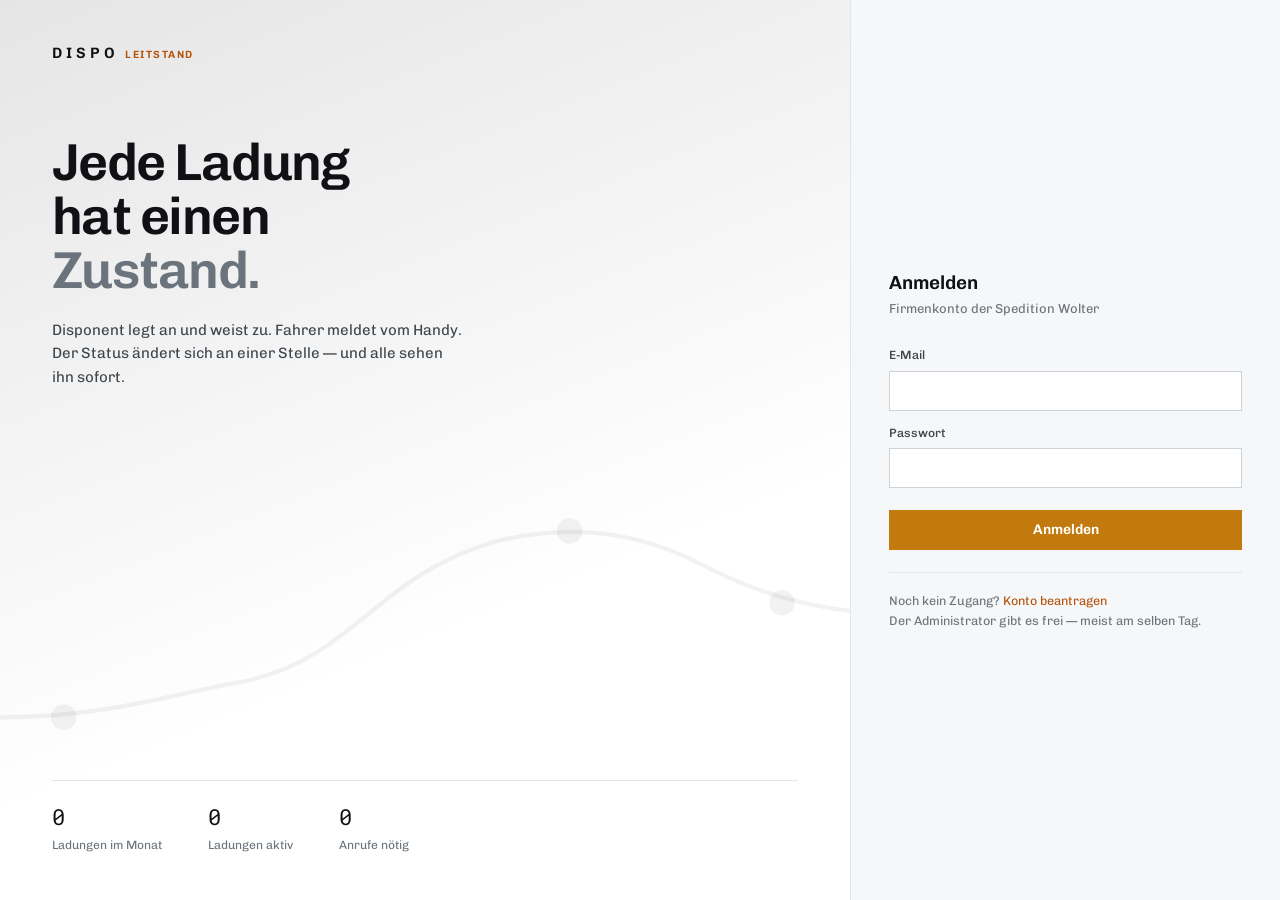
<file: frontend/index.html>
<!DOCTYPE html>
<html lang="de">

<head>
    <meta charset="UTF-8">
    <meta name="viewport" content="width=device-width, initial-scale=1.0">
    <title>Dispo</title>
    <link rel="preconnect" href="https://fonts.googleapis.com">
    <link rel="preconnect" href="https://fonts.gstatic.com" crossorigin>
    <link
        href="https://fonts.googleapis.com/css2?family=Chivo:ital,wght@0,100..900;1,100..900&family=Roboto+Mono:wght@400;500&display=swap"
        rel="stylesheet">
    <link rel="stylesheet" href="styles/reset.css">
    <link rel="stylesheet" href="styles/style.css">

    <script src="js/login.js" type="module"></script>
</head>

<body>
    <main class="auth-page">
        <section class="hero">
            <svg class="sil" viewBox="0 0 400 120" fill="none" aria-hidden="true">
                <path class="route"
                    d="M-10 101.38 C 48 102.53, 74 91.00, 116 81.96 C 168 68.90, 176 32.45, 232 17.03 C 268 9.14, 300 14.00, 330 29.76 C 356 42.77, 380 48.98, 410 50.23"
                    stroke="currentColor" stroke-width="2" stroke-linecap="round">
                    <animate attributeName="d" dur="12s" repeatCount="indefinite"
                        values="M-10 101.38 C 48 102.53, 74 91.00, 116 81.96 C 168 68.90, 176 32.45, 232 17.03 C 268 9.14, 300 14.00, 330 29.76 C 356 42.77, 380 48.98, 410 50.23;
                            M-10 99.48 C 48 100.65, 74 90.08, 116 82.99 C 168 71.19, 176 34.72, 232 17.59 C 268 8.02, 300 11.88, 330 27.53 C 356 41.13, 380 48.33, 410 51.00;
                            M-10 99.07 C 48 98.39, 74 87.94, 116 82.27 C 168 72.79, 176 36.57, 232 19.56 C 268 8.65, 300 11.00, 330 25.57 C 356 38.84, 380 46.31, 410 50.01;
                            M-10 100.37 C 48 97.07, 74 85.83, 116 80.22 C 168 72.75, 176 36.91, 232 21.79 C 268 10.66, 300 11.88, 330 25.04 C 356 37.22, 380 44.11, 410 47.84;
                            M-10 102.62 C 48 97.47, 74 85.00, 116 78.04 C 168 71.10, 176 35.55, 232 22.97 C 268 12.86, 300 14.00, 330 26.24 C 356 37.23, 380 43.02, 410 45.77;
                            M-10 104.52 C 48 99.35, 74 85.92, 116 77.01 C 168 68.81, 176 33.28, 232 22.41 C 268 13.98, 300 16.12, 330 28.47 C 356 38.87, 380 43.67, 410 45.00;
                            M-10 104.93 C 48 101.61, 74 88.06, 116 77.73 C 168 67.21, 176 31.43, 232 20.44 C 268 13.35, 300 17.00, 330 30.43 C 356 41.16, 380 45.69, 410 45.99;
                            M-10 103.63 C 48 102.93, 74 90.17, 116 79.78 C 168 67.25, 176 31.09, 232 18.21 C 268 11.34, 300 16.12, 330 30.96 C 356 42.78, 380 47.89, 410 48.16;
                            M-10 101.38 C 48 102.53, 74 91.00, 116 81.96 C 168 68.90, 176 32.45, 232 17.03 C 268 9.14, 300 14.00, 330 29.76 C 356 42.77, 380 48.98, 410 50.23" />
                </path>
                <circle class="dot dot-1" cx="30" cy="101.76" r="6" fill="currentColor">
                    <animate attributeName="cy" dur="12s" repeatCount="indefinite"
                        values="101.76;99.53;97.57;97.04;98.24;100.47;102.43;102.96;101.76" />
                </circle>
                <circle class="dot dot-2" cx="268" cy="13.14" r="6" fill="currentColor">
                    <animate attributeName="cy" dur="12s" repeatCount="indefinite"
                        values="13.14;12.02;12.65;14.66;16.86;17.98;17.35;15.34;13.14" />
                </circle>
                <circle class="dot dot-3" cx="368" cy="46.97" r="6" fill="currentColor">
                    <animate attributeName="cy" dur="12s" repeatCount="indefinite"
                        values="46.97;45.79;43.56;41.59;41.03;42.21;44.44;46.41;46.97" />
                </circle>
            </svg>
            <div class="logo">DISPO <span class="logo-accent">LEITSTAND</span></div>
            <h1>Jede Ladung<br>hat einen<br><span class="h1-accent">Zustand.</span></h1>
            <p class="hero-lead">Disponent legt an und weist zu. Fahrer meldet vom Handy. Der Status ändert sich
                an einer Stelle
                — und alle sehen ihn sofort.</p>

            <ul class="hero-list">
                <li class="hero-list-stat">
                    <span class="stat-value mono">0</span>
                    <span class="stat-text">Ladungen im Monat</span>
                </li>
                <li class="hero-list-stat">
                    <span class="stat-value mono">0</span>
                    <span class="stat-text">Ladungen aktiv</span>
                </li>
                <li class="hero-list-stat">
                    <span class="stat-value mono">0</span>
                    <span class="stat-text">Anrufe nötig</span>
                </li>
            </ul>
        </section>

        <section class="login-section">
            <div class="form-section">
                <h2>Anmelden</h2>
                <p class="form-section-text-konto">Firmenkonto der Spedition Wolter</p>
                <form action="">
                    <label for="email">E-Mail</label>
                    <input id="email" name="email" type="email" autocomplete="email" required>
                    <label for="password">Passwort</label>
                    <input id="password" name="password" type="password" autocomplete="current-password" required>
                    <button class="submit-button" type="submit">Anmelden</button>
                </form>

                <div class="login-error-block" role="alert" hidden></div>

                <p class="form-section-text-registration-suggestion">Noch kein Zugang? <a
                        class="registration-suggestion-link" href="register.html">Konto
                        beantragen</a><br>Der Administrator gibt es frei — meist am
                    selben Tag.</p>

            </div>
        </section>
    </main>
</body>

</html>
</file>
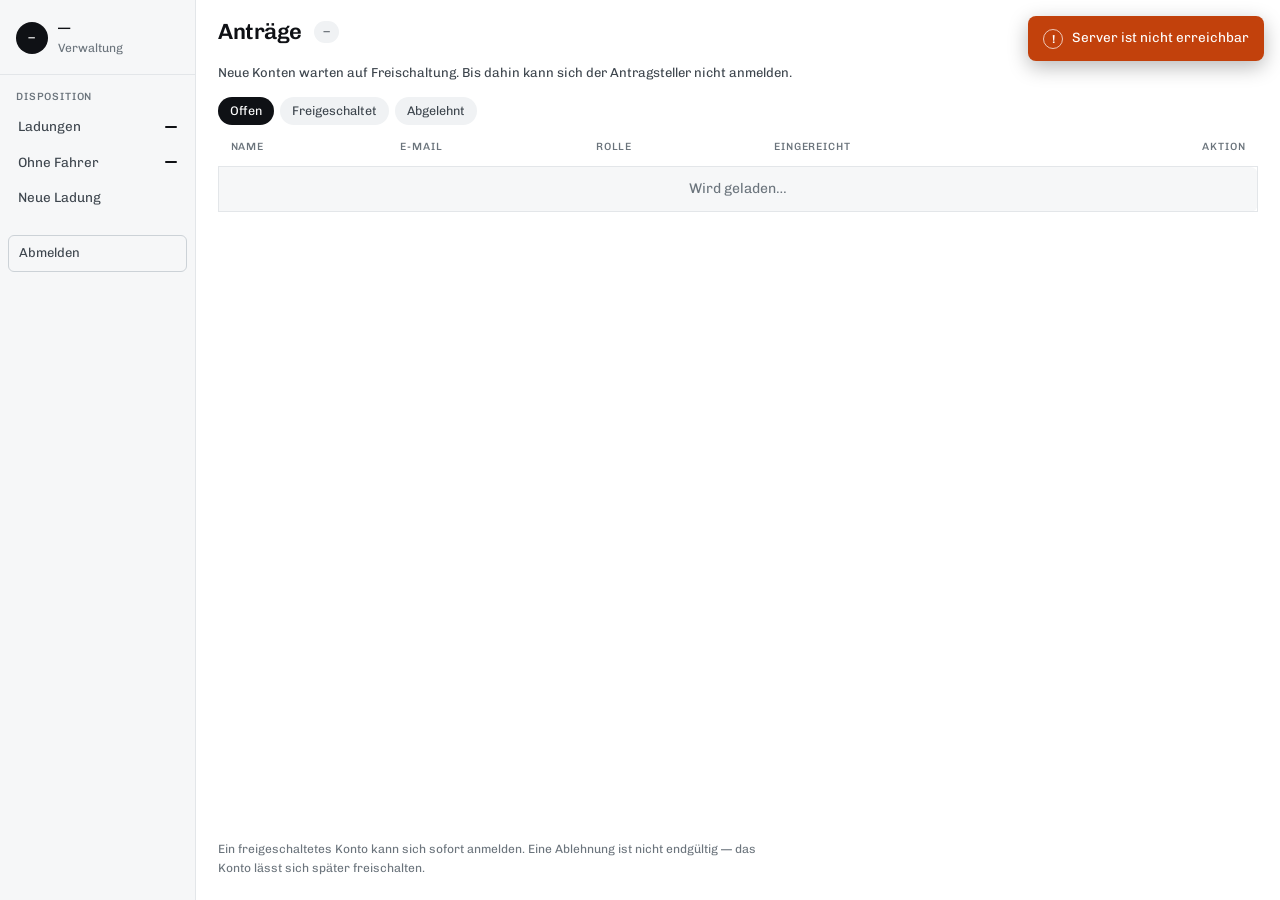
<file: frontend/applications.html>
<!DOCTYPE html>
<html lang="de">

<head>
    <meta charset="UTF-8">
    <meta name="viewport" content="width=device-width, initial-scale=1.0">
    <title>Anträge · Dispo</title>
    <link rel="preconnect" href="https://fonts.googleapis.com">
    <link rel="preconnect" href="https://fonts.gstatic.com" crossorigin>
    <link
        href="https://fonts.googleapis.com/css2?family=Chivo:wght@400;500;600;700&family=Roboto+Mono:wght@400;500&display=swap"
        rel="stylesheet">
    <link rel="stylesheet" href="styles/reset.css">
    <link rel="stylesheet" href="styles/style.css">
    <link rel="stylesheet" href="styles/app.css">

    <script type="module" src="js/applications.js"></script>
</head>

<body>
    <!-- wide: без правой панели -->
    <div class="work wide">

        <nav class="rail">
            <div class="rail-who">
                <div class="rail-avatar mono" id="rail-avatar">—</div>
                <div>
                    <b id="rail-name">—</b>
                    <span id="rail-role">Verwaltung</span>
                </div>
            </div>

            <p class="rail-group">Disposition</p>
            <a href="loads.html">Ladungen <span class="count mono" id="rail-count-loads"></span></a>
            <a href="assign.html">Ohne Fahrer <span class="count mono" id="rail-count-unassigned"></span></a>
            <a href="new-load.html">Neue Ladung</a>

            <div id="rail-admin" hidden>
                <div class="rail-sep"></div>

                <p class="rail-group">Verwaltung</p>
                <a class="on" href="applications.html">Anträge <span class="count mono" id="rail-count-pending"></span></a>
            </div>

            <button class="rail-out" type="button" id="logout">Abmelden</button>
        </nav>

        <main class="center">
            <div class="head">
                <h1>Anträge</h1>
                <span class="stamp mono" id="head-count">—</span>
            </div>

            <p class="subhead">Neue Konten warten auf Freischaltung. Bis dahin kann sich der Antragsteller nicht anmelden.</p>

            <div class="page-error" id="page-error" role="alert" hidden></div>

            <div class="page-ok" id="page-ok" role="status" hidden></div>

            <!-- GET /users?status=... -->
            <div class="filters" id="status-filters">
                <button type="button" class="on" data-status="pending">Offen</button>
                <button type="button" data-status="approved">Freigeschaltet</button>
                <button type="button" data-status="rejected">Abgelehnt</button>
            </div>

            <div class="rows">
                <table class="queue">
                    <thead>
                        <tr>
                            <th>Name</th>
                            <th>E-Mail</th>
                            <th>Rolle</th>
                            <th>Eingereicht</th>
                            <th class="right">Aktion</th>
                        </tr>
                    </thead>

                    <!-- Заполняется из GET /users. Кнопки: PATCH /users/{id}/status -->
                    <tbody id="users-tbody">
                        <tr class="rows-empty">
                            <td colspan="5">Wird geladen…</td>
                        </tr>
                    </tbody>
                </table>
            </div>

            <p class="foot-note">Ein freigeschaltetes Konto kann sich sofort anmelden. Eine Ablehnung ist nicht endgültig — das Konto lässt sich später freischalten.</p>
        </main>

    </div>
</body>

</html>
</file>
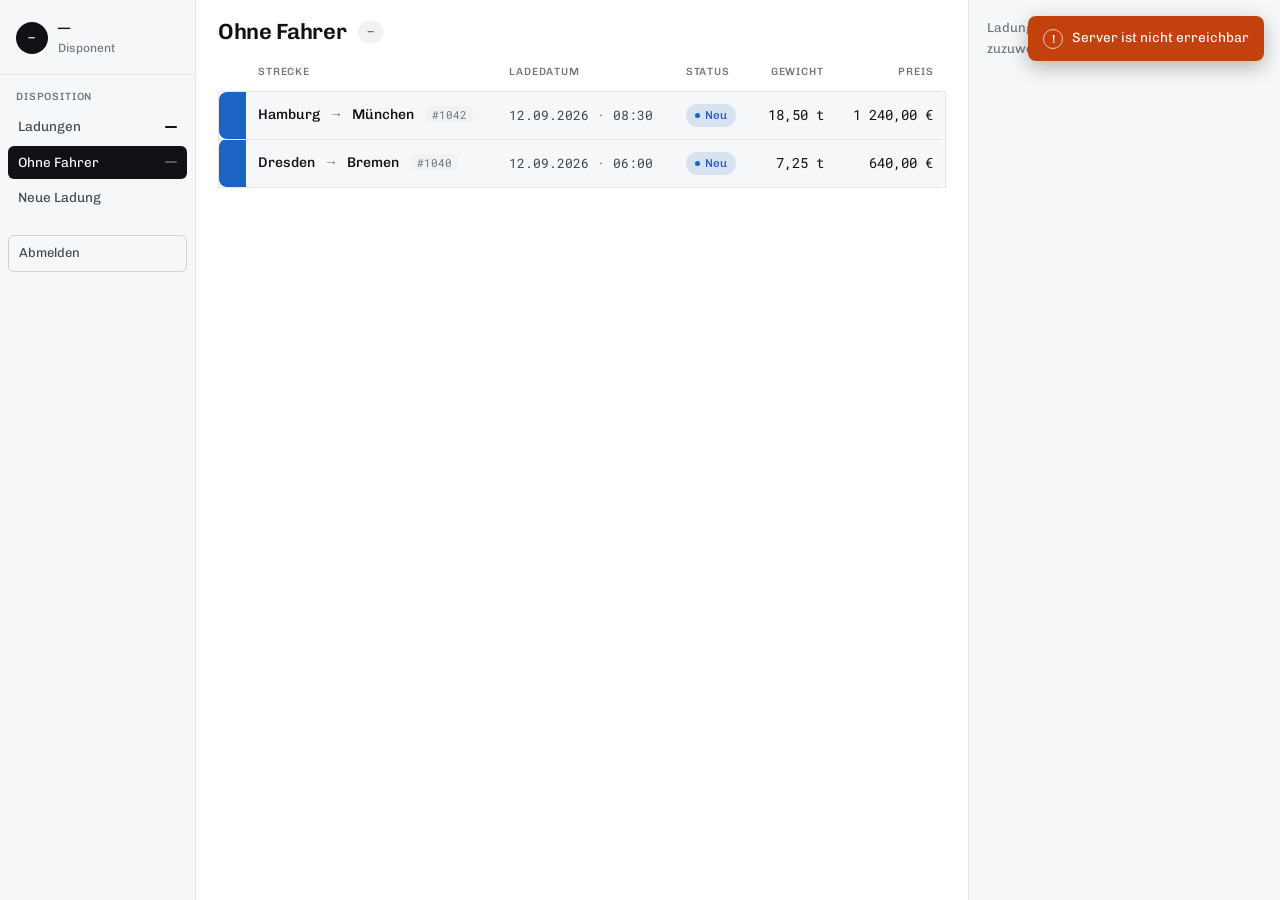
<file: frontend/assign.html>
<!DOCTYPE html>
<html lang="de">

<head>
    <meta charset="UTF-8">
    <meta name="viewport" content="width=device-width, initial-scale=1.0">
    <title>Ohne Fahrer · Dispo</title>
    <link rel="preconnect" href="https://fonts.googleapis.com">
    <link rel="preconnect" href="https://fonts.gstatic.com" crossorigin>
    <link
        href="https://fonts.googleapis.com/css2?family=Chivo:wght@400;500;600;700&family=Roboto+Mono:wght@400;500&display=swap"
        rel="stylesheet">
    <link rel="stylesheet" href="styles/reset.css">
    <link rel="stylesheet" href="styles/style.css">
    <link rel="stylesheet" href="styles/app.css">

    <script type="module" src="js/assign.js"></script>
</head>

<body>
    <div class="work">

        <nav class="rail">
            <div class="rail-who">
                <div class="rail-avatar mono" id="rail-avatar">—</div>
                <div>
                    <b id="rail-name">—</b>
                    <span id="rail-role">Disponent</span>
                </div>
            </div>

            <p class="rail-group">Disposition</p>
            <a href="loads.html">Ladungen <span class="count mono" id="rail-count-loads"></span></a>
            <a class="on" href="assign.html">Ohne Fahrer <span class="count mono" id="rail-count-unassigned"></span></a>
            <a href="new-load.html">Neue Ladung</a>

            <div id="rail-admin" hidden>
                <div class="rail-sep"></div>

                <p class="rail-group">Verwaltung</p>
                <a href="applications.html">Anträge</a>
            </div>

            <button class="rail-out" type="button" id="logout">Abmelden</button>
        </nav>

        <main class="center">
            <div class="head">
                <h1>Ohne Fahrer</h1>
                <span class="stamp mono" id="head-count">—</span>
            </div>

            <div class="page-error" id="page-error" role="alert" hidden></div>

            <div class="page-ok" id="page-ok" role="status" hidden></div>

            <!-- GET /loads?status=new -->
            <div class="rows">
                <table>
                    <thead>
                        <tr>
                            <th></th>
                            <th>Strecke</th>
                            <th>Ladedatum</th>
                            <th>Status</th>
                            <th class="right">Gewicht</th>
                            <th class="right">Preis</th>
                        </tr>
                    </thead>

                    <!-- Строки ниже — образец разметки. Заменяются данными из GET /loads?status=new. -->
                    <tbody id="loads-tbody">
                        <tr data-load-id="1042">
                            <td class="stripe new"></td>
                            <td class="route">Hamburg <span class="route-arrow">→</span> München
                                <span class="load-id mono">#1042</span>
                            </td>
                            <td class="muted mono">12.09.2026 · 08:30</td>
                            <td><span class="status new">Neu</span></td>
                            <td class="right mono">18,50 t</td>
                            <td class="right mono">1 240,00 €</td>
                        </tr>
                        <tr data-load-id="1040">
                            <td class="stripe new"></td>
                            <td class="route">Dresden <span class="route-arrow">→</span> Bremen
                                <span class="load-id mono">#1040</span>
                            </td>
                            <td class="muted mono">12.09.2026 · 06:00</td>
                            <td><span class="status new">Neu</span></td>
                            <td class="right mono">7,25 t</td>
                            <td class="right mono">640,00 €</td>
                        </tr>

                        <!-- Если грузов без водителя нет:
                        <tr class="rows-empty">
                            <td colspan="6">Alle Ladungen haben einen Fahrer.</td>
                        </tr>
                        -->
                    </tbody>
                </table>
            </div>
        </main>

        <aside class="aside" id="detail">
            <!-- Показывается, пока груз не выбран -->
            <p class="aside-empty" id="detail-empty">Ladung links auswählen, um einen Fahrer zuzuweisen.</p>

            <!-- Заполняется из выбранной строки -->
            <div id="detail-body" hidden>
                <div class="aside-top">
                    <span class="aside-num mono" id="detail-id">#1042</span>
                    <span class="status new">Neu</span>
                </div>

                <div class="leg">
                    <div class="leg-point">
                        <div class="leg-bullet"></div>
                        <div>
                            <div class="leg-city" id="detail-origin">Hamburg</div>
                            <div class="leg-when mono" id="detail-pickup">12.09.2026 · 08:30</div>
                        </div>
                    </div>
                    <div class="leg-link"></div>
                    <div class="leg-point target">
                        <div class="leg-bullet"></div>
                        <div>
                            <div class="leg-city" id="detail-destination">München</div>
                            <div class="leg-when">Lieferort</div>
                        </div>
                    </div>
                </div>

                <dl>
                    <div class="kv">
                        <dt>Gewicht</dt>
                        <dd class="mono" id="detail-weight">18,50 t</dd>
                    </div>
                    <div class="kv">
                        <dt>Preis</dt>
                        <dd class="mono" id="detail-rate">1 240,00 €</dd>
                    </div>
                </dl>

                <div class="aside-title">
                    <h2>Fahrer auswählen</h2>

                    <!-- GET /drivers?available=true  или  GET /drivers -->
                    <div class="chips" id="driver-filters">
                        <button type="button" class="on" data-available="true">Frei</button>
                        <button type="button" data-available="">Alle</button>
                    </div>
                </div>

                <!-- Кнопки ниже — образец разметки. Заменяются данными из GET /drivers. -->
                <div class="drivers" id="drivers-list">
                    <button type="button" class="driver selected" data-driver-id="7">
                        <span class="driver-avatar mono">TW</span>
                        <span class="driver-text">
                            <span class="driver-name">Tobias Weber</span>
                            <span class="driver-mail mono">t.weber@wolter-spedition.de</span>
                        </span>
                        <span class="driver-free yes">frei</span>
                    </button>

                    <button type="button" class="driver" data-driver-id="4">
                        <span class="driver-avatar mono">MP</span>
                        <span class="driver-text">
                            <span class="driver-name">Mykola Petrenko</span>
                            <span class="driver-mail mono">m.petrenko@wolter-spedition.de</span>
                        </span>
                        <span class="driver-free no">belegt</span>
                    </button>

                    <!-- Если свободных водителей нет:
                    <p class="drivers-empty">Gerade ist kein Fahrer frei.</p>
                    -->
                </div>

                <!-- PATCH /loads/{id}/assign  с телом {"driver_id": ...} -->
                <div class="aside-buttons">
                    <button class="btn primary" type="button" id="assign-button" disabled>Zuweisen</button>
                </div>
            </div>
        </aside>

    </div>
</body>

</html>
</file>
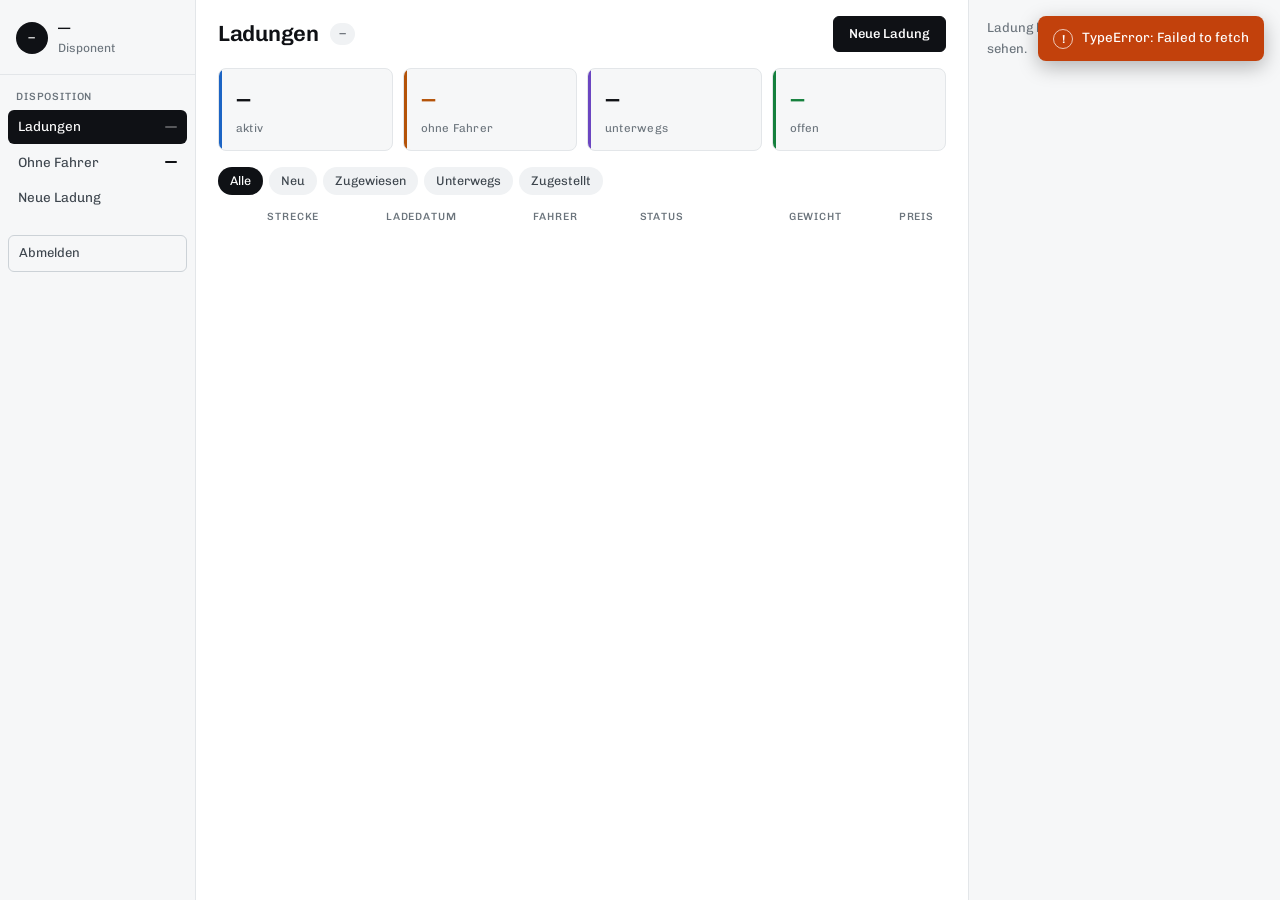
<file: frontend/loads.html>
<!DOCTYPE html>
<html lang="de">

<head>
    <meta charset="UTF-8">
    <meta name="viewport" content="width=device-width, initial-scale=1.0">
    <title>Ladungen · Dispo</title>
    <link rel="preconnect" href="https://fonts.googleapis.com">
    <link rel="preconnect" href="https://fonts.gstatic.com" crossorigin>
    <link href="https://fonts.googleapis.com/css2?family=Chivo:wght@400;500;600;700&family=Roboto+Mono:wght@400;500&display=swap"
        rel="stylesheet">
    <link rel="stylesheet" href="styles/reset.css">
    <link rel="stylesheet" href="styles/style.css">
    <link rel="stylesheet" href="styles/app.css">

    <script type="module" src="js/loads.js"></script>
</head>

<body>
    <div class="work">

        <nav class="rail">
            <div class="rail-who">
                <div class="rail-avatar mono" id="rail-avatar">—</div>
                <div>
                    <b id="rail-name">—</b>
                    <span id="rail-role">Disponent</span>
                </div>
            </div>

            <p class="rail-group">Disposition</p>
            <a class="on" href="loads.html">Ladungen <span class="count mono" id="rail-count-loads"></span></a>
            <a href="assign.html">Ohne Fahrer <span class="count mono" id="rail-count-unassigned"></span></a>
            <a href="new-load.html">Neue Ladung</a>

            <div id="rail-admin" hidden>
                <div class="rail-sep"></div>

                <p class="rail-group">Verwaltung</p>
                <a href="applications.html">Anträge</a>
            </div>

            <button class="rail-out" type="button" id="logout">Abmelden</button>
        </nav>

        <main class="center">
            <div class="head">
                <h1>Ladungen</h1>
                <span class="stamp mono" id="head-count">—</span>
                <div class="head-actions">
                    <a class="btn primary" href="new-load.html">Neue Ladung</a>
                </div>
            </div>

            <div class="kpis">
                <div class="kpi blue">
                    <span class="kpi-value mono" id="kpi-active">—</span>
                    <span class="kpi-label">aktiv</span>
                </div>
                <div class="kpi amber">
                    <span class="kpi-value mono amber" id="kpi-unassigned">—</span>
                    <span class="kpi-label">ohne Fahrer</span>
                </div>
                <div class="kpi violet">
                    <span class="kpi-value mono" id="kpi-weight">—</span>
                    <span class="kpi-label">unterwegs</span>
                </div>
                <div class="kpi green">
                    <span class="kpi-value mono green" id="kpi-open">—</span>
                    <span class="kpi-label">offen</span>
                </div>
            </div>

            <div class="filters" id="filters">
                <button type="button" class="on" data-status="">Alle</button>
                <button type="button" data-status="new">Neu</button>
                <button type="button" data-status="assigned">Zugewiesen</button>
                <button type="button" data-status="in_transit">Unterwegs</button>
                <button type="button" data-status="delivered">Zugestellt</button>
            </div>

            <div class="page-error" id="page-error" role="alert" hidden></div>

            <div class="page-ok" id="page-ok" role="status" hidden></div>

            <div class="rows">
                <table>
                    <thead>
                        <tr>
                            <th></th>
                            <th>Strecke</th>
                            <th>Ladedatum</th>
                            <th>Fahrer</th>
                            <th>Status</th>
                            <th class="right">Gewicht</th>
                            <th class="right">Preis</th>
                        </tr>
                    </thead>

                    <tbody id="loads-tbody"></tbody>
                </table>
            </div>
        </main>

        <aside class="aside" id="detail">
            <!-- Показывается, пока строка не выбрана -->
            <p class="aside-empty" id="detail-empty">Ladung links auswählen, um Details zu sehen.</p>

            <!-- Заполняется из выбранной строки -->
            <div id="detail-body" hidden>
                <div class="aside-top">
                    <span class="aside-num mono" id="detail-id">#1039</span>
                    <span class="status in_transit" id="detail-status">Unterwegs</span>
                </div>

                <div class="leg">
                    <div class="leg-point">
                        <div class="leg-bullet"></div>
                        <div>
                            <div class="leg-city" id="detail-origin">Bremen</div>
                            <div class="leg-when mono" id="detail-pickup">11.09.2026 · 07:00</div>
                        </div>
                    </div>
                    <div class="leg-link"></div>
                    <div class="leg-point target">
                        <div class="leg-bullet"></div>
                        <div>
                            <div class="leg-city" id="detail-destination">Stuttgart</div>
                            <div class="leg-when">Lieferort</div>
                        </div>
                    </div>
                </div>

                <dl>
                    <div class="kv">
                        <dt>Fahrer</dt>
                        <dd id="detail-driver">—</dd>
                    </div>
                    <div class="kv">
                        <dt>Gewicht</dt>
                        <dd class="mono" id="detail-weight">14,20 t</dd>
                    </div>
                    <div class="kv">
                        <dt>Preis</dt>
                        <dd class="mono" id="detail-rate">1 105,00 €</dd>
                    </div>
                    <div class="kv">
                        <dt>Angelegt</dt>
                        <dd class="mono" id="detail-created">04.09.2026 · 09:02</dd>
                    </div>
                </dl>

                <div class="aside-buttons">
                    <button class="btn" type="button" id="detail-edit">Bearbeiten</button>
                </div>
            </div>
        </aside>

        <!-- Bearbeiten: PATCH /loads/{id}. Отправляются только изменённые поля,
             имена полей совпадают с ключами схемы LoadUpdate. -->
        <dialog class="modal" id="load-dialog">
            <form class="modal-form" id="load-form">

                <div class="modal-head">
                    <h2 id="dialog-title">Ladung bearbeiten</h2>
                    <span class="modal-num mono" id="dialog-num">#1039</span>
                </div>

                <p class="modal-error" id="dialog-error" hidden></p>

                <div class="field">
                    <label for="f-origin">Von</label>
                    <input id="f-origin" name="origin" type="text" required autocomplete="off">
                </div>

                <div class="field">
                    <label for="f-destination">Nach</label>
                    <input id="f-destination" name="destination" type="text" required autocomplete="off">
                </div>

                <div class="field">
                    <label for="f-pickup">Abholung</label>
                    <input id="f-pickup" name="pickup_date" type="datetime-local" required>
                </div>

                <div class="field-row">
                    <div class="field">
                        <label for="f-weight">Gewicht (t)</label>
                        <input id="f-weight" name="weight" class="mono" type="number" step="0.01" min="0.01" required>
                    </div>
                    <div class="field">
                        <label for="f-rate">Preis (&euro;)</label>
                        <input id="f-rate" name="rate" class="mono" type="number" step="0.01" min="0.01" required>
                    </div>
                </div>

                <div class="modal-buttons">
                    <button class="btn" type="button" id="dialog-cancel">Abbrechen</button>
                    <button class="btn primary" type="submit" id="dialog-save">Speichern</button>
                </div>

            </form>
        </dialog>


    </div>
</body>

</html>
</file>
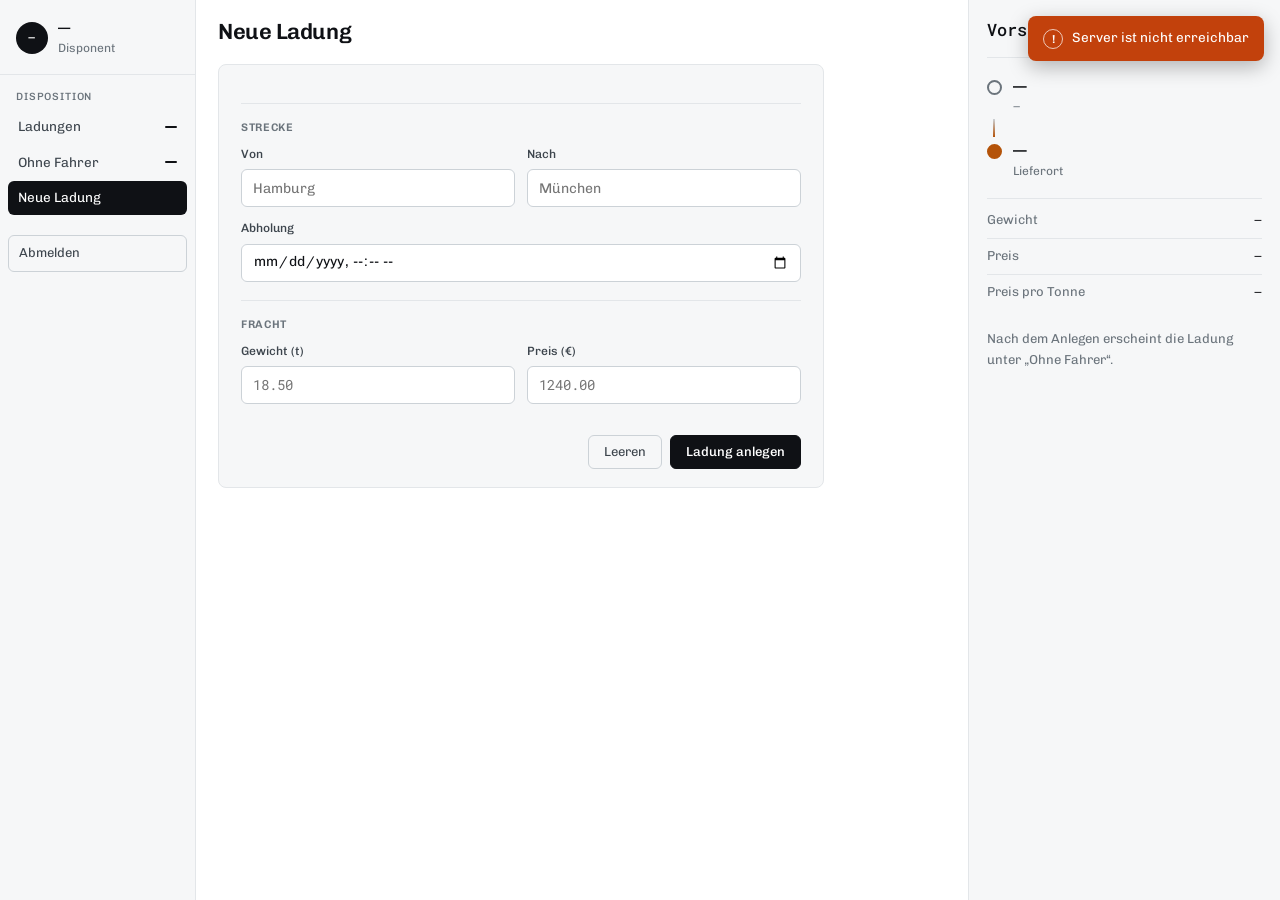
<file: frontend/new-load.html>
<!DOCTYPE html>
<html lang="de">

<head>
    <meta charset="UTF-8">
    <meta name="viewport" content="width=device-width, initial-scale=1.0">
    <title>Neue Ladung · Dispo</title>
    <link rel="preconnect" href="https://fonts.googleapis.com">
    <link rel="preconnect" href="https://fonts.gstatic.com" crossorigin>
    <link
        href="https://fonts.googleapis.com/css2?family=Chivo:wght@400;500;600;700&family=Roboto+Mono:wght@400;500&display=swap"
        rel="stylesheet">
    <link rel="stylesheet" href="styles/reset.css">
    <link rel="stylesheet" href="styles/style.css">
    <link rel="stylesheet" href="styles/app.css">

    <script type="module" src="js/new-load.js"></script>
</head>

<body>
    <div class="work">

        <nav class="rail">
            <div class="rail-who">
                <div class="rail-avatar mono" id="rail-avatar">—</div>
                <div>
                    <b id="rail-name">—</b>
                    <span id="rail-role">Disponent</span>
                </div>
            </div>

            <p class="rail-group">Disposition</p>
            <a href="loads.html">Ladungen <span class="count mono" id="rail-count-loads"></span></a>
            <a href="assign.html">Ohne Fahrer <span class="count mono" id="rail-count-unassigned"></span></a>
            <a class="on" href="new-load.html">Neue Ladung</a>

            <div id="rail-admin" hidden>
                <div class="rail-sep"></div>

                <p class="rail-group">Verwaltung</p>
                <a href="applications.html">Anträge</a>
            </div>

            <button class="rail-out" type="button" id="logout">Abmelden</button>
        </nav>

        <main class="center">
            <div class="head">
                <h1>Neue Ladung</h1>
            </div>

            <div class="page-error" id="page-error" role="alert" hidden></div>

            <div class="page-ok" id="page-ok" role="status" hidden></div>

            <!-- POST /loads. Имена полей совпадают с ключами схемы LoadCreate. -->
            <form class="form-card" id="new-load-form" novalidate>

                <p class="modal-error" id="form-error" hidden></p>

                <p class="form-section">Strecke</p>

                <div class="field-row">
                    <div class="field">
                        <label for="f-origin">Von</label>
                        <input id="f-origin" name="origin" type="text" placeholder="Hamburg" required autocomplete="off">
                    </div>
                    <div class="field">
                        <label for="f-destination">Nach</label>
                        <input id="f-destination" name="destination" type="text" placeholder="München" required autocomplete="off">
                    </div>
                </div>

                <div class="field">
                    <label for="f-pickup">Abholung</label>
                    <input id="f-pickup" name="pickup_date" type="datetime-local" required>
                </div>

                <p class="form-section">Fracht</p>

                <div class="field-row">
                    <div class="field">
                        <label for="f-weight">Gewicht (t)</label>
                        <input id="f-weight" name="weight" class="mono" type="number" step="0.01" min="0.01" placeholder="18.50" required>
                    </div>
                    <div class="field">
                        <label for="f-rate">Preis (&euro;)</label>
                        <input id="f-rate" name="rate" class="mono" type="number" step="0.01" min="0.01" placeholder="1240.00" required>
                    </div>
                </div>

                <div class="modal-buttons">
                    <button class="btn" type="reset" id="form-reset">Leeren</button>
                    <button class="btn primary" type="submit" id="form-submit">Ladung anlegen</button>
                </div>

            </form>
        </main>

        <!-- Живой предпросмотр: обновляется при вводе в форму -->
        <aside class="aside">
            <div class="aside-top">
                <span class="aside-num mono">Vorschau</span>
                <span class="status new">Neu</span>
            </div>

            <div class="leg">
                <div class="leg-point">
                    <div class="leg-bullet"></div>
                    <div>
                        <div class="leg-city" id="preview-origin">—</div>
                        <div class="leg-when mono" id="preview-pickup">—</div>
                    </div>
                </div>
                <div class="leg-link"></div>
                <div class="leg-point target">
                    <div class="leg-bullet"></div>
                    <div>
                        <div class="leg-city" id="preview-destination">—</div>
                        <div class="leg-when">Lieferort</div>
                    </div>
                </div>
            </div>

            <dl>
                <div class="kv">
                    <dt>Gewicht</dt>
                    <dd class="mono" id="preview-weight">—</dd>
                </div>
                <div class="kv">
                    <dt>Preis</dt>
                    <dd class="mono" id="preview-rate">—</dd>
                </div>
                <div class="kv">
                    <dt>Preis pro Tonne</dt>
                    <dd class="mono" id="preview-per-ton">—</dd>
                </div>
            </dl>

            <p class="aside-empty preview-note">Nach dem Anlegen erscheint die Ladung unter „Ohne Fahrer“.</p>
        </aside>

    </div>
</body>

</html>
</file>
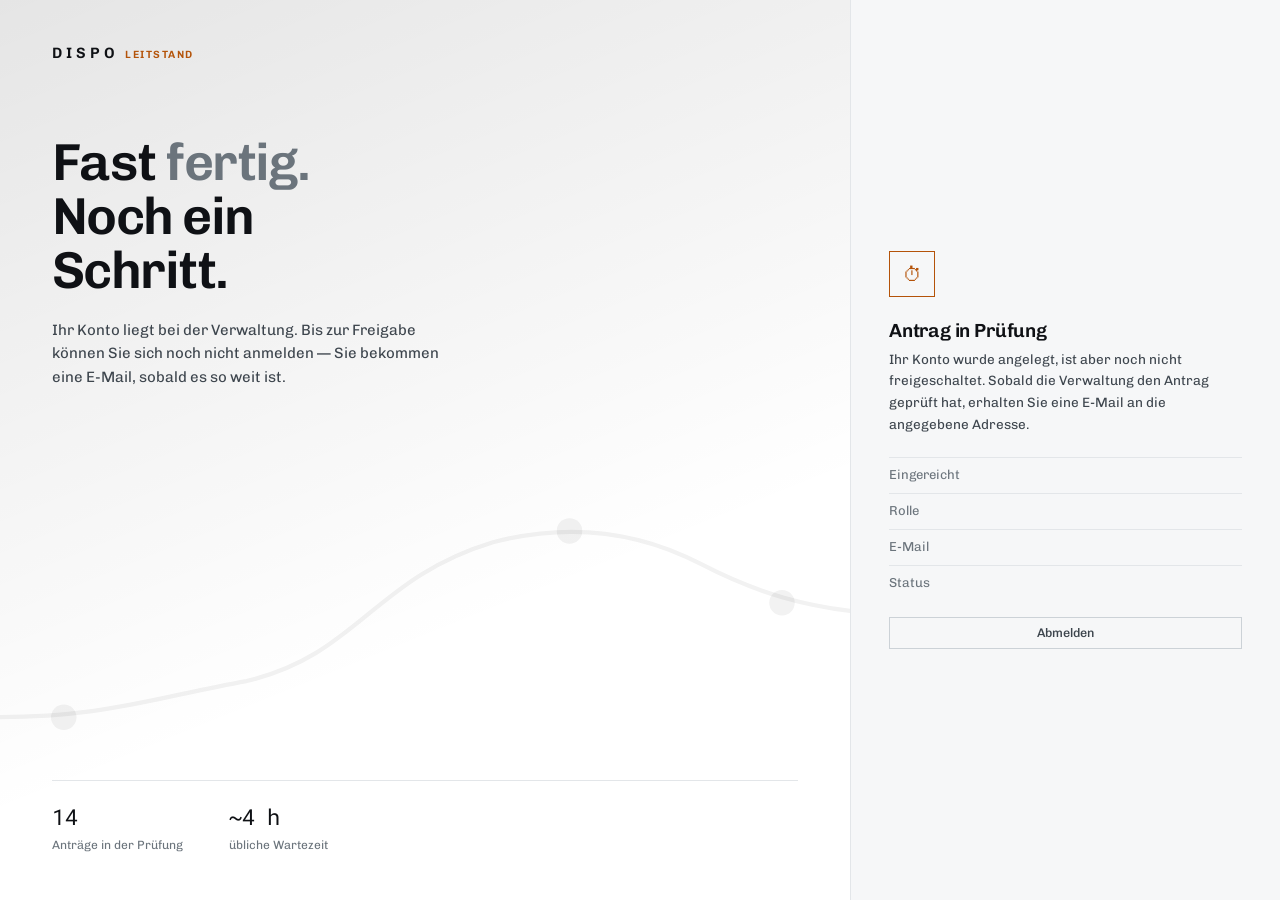
<file: frontend/pending.html>
<!DOCTYPE html>
<html lang="de">

<head>
    <meta charset="UTF-8">
    <meta name="viewport" content="width=device-width, initial-scale=1.0">
    <title>Dispo</title>
    <link rel="preconnect" href="https://fonts.googleapis.com">
    <link rel="preconnect" href="https://fonts.gstatic.com" crossorigin>
    <link href="https://fonts.googleapis.com/css2?family=Chivo:ital,wght@0,100..900;1,100..900&family=Roboto+Mono:wght@400;500&display=swap"
        rel="stylesheet">
    <link rel="stylesheet" href="styles/reset.css">
    <link rel="stylesheet" href="styles/style.css">

    <script src="js/pending.js" type="module"></script>
</head>

<body>
    <main class="auth-page">
        <section class="hero">
            <svg class="sil" viewBox="0 0 400 120" fill="none" aria-hidden="true">
                <path class="route"
                    d="M-10 101.38 C 48 102.53, 74 91.00, 116 81.96 C 168 68.90, 176 32.45, 232 17.03 C 268 9.14, 300 14.00, 330 29.76 C 356 42.77, 380 48.98, 410 50.23"
                    stroke="currentColor" stroke-width="2" stroke-linecap="round">
                    <animate attributeName="d" dur="12s" repeatCount="indefinite"
                        values="M-10 101.38 C 48 102.53, 74 91.00, 116 81.96 C 168 68.90, 176 32.45, 232 17.03 C 268 9.14, 300 14.00, 330 29.76 C 356 42.77, 380 48.98, 410 50.23;
                            M-10 99.48 C 48 100.65, 74 90.08, 116 82.99 C 168 71.19, 176 34.72, 232 17.59 C 268 8.02, 300 11.88, 330 27.53 C 356 41.13, 380 48.33, 410 51.00;
                            M-10 99.07 C 48 98.39, 74 87.94, 116 82.27 C 168 72.79, 176 36.57, 232 19.56 C 268 8.65, 300 11.00, 330 25.57 C 356 38.84, 380 46.31, 410 50.01;
                            M-10 100.37 C 48 97.07, 74 85.83, 116 80.22 C 168 72.75, 176 36.91, 232 21.79 C 268 10.66, 300 11.88, 330 25.04 C 356 37.22, 380 44.11, 410 47.84;
                            M-10 102.62 C 48 97.47, 74 85.00, 116 78.04 C 168 71.10, 176 35.55, 232 22.97 C 268 12.86, 300 14.00, 330 26.24 C 356 37.23, 380 43.02, 410 45.77;
                            M-10 104.52 C 48 99.35, 74 85.92, 116 77.01 C 168 68.81, 176 33.28, 232 22.41 C 268 13.98, 300 16.12, 330 28.47 C 356 38.87, 380 43.67, 410 45.00;
                            M-10 104.93 C 48 101.61, 74 88.06, 116 77.73 C 168 67.21, 176 31.43, 232 20.44 C 268 13.35, 300 17.00, 330 30.43 C 356 41.16, 380 45.69, 410 45.99;
                            M-10 103.63 C 48 102.93, 74 90.17, 116 79.78 C 168 67.25, 176 31.09, 232 18.21 C 268 11.34, 300 16.12, 330 30.96 C 356 42.78, 380 47.89, 410 48.16;
                            M-10 101.38 C 48 102.53, 74 91.00, 116 81.96 C 168 68.90, 176 32.45, 232 17.03 C 268 9.14, 300 14.00, 330 29.76 C 356 42.77, 380 48.98, 410 50.23" />
                </path>
                <circle class="dot dot-1" cx="30" cy="101.76" r="6" fill="currentColor">
                    <animate attributeName="cy" dur="12s" repeatCount="indefinite"
                        values="101.76;99.53;97.57;97.04;98.24;100.47;102.43;102.96;101.76" />
                </circle>
                <circle class="dot dot-2" cx="268" cy="13.14" r="6" fill="currentColor">
                    <animate attributeName="cy" dur="12s" repeatCount="indefinite"
                        values="13.14;12.02;12.65;14.66;16.86;17.98;17.35;15.34;13.14" />
                </circle>
                <circle class="dot dot-3" cx="368" cy="46.97" r="6" fill="currentColor">
                    <animate attributeName="cy" dur="12s" repeatCount="indefinite"
                        values="46.97;45.79;43.56;41.59;41.03;42.21;44.44;46.41;46.97" />
                </circle>
            </svg>
            <div class="logo">DISPO <span class="logo-accent">LEITSTAND</span></div>
            <h1>Fast <span class="h1-accent">fertig.</span><br>Noch ein<br>Schritt.</h1>
            <p class="hero-lead">Ihr Konto liegt bei der Verwaltung. Bis zur Freigabe können Sie sich noch nicht
                anmelden — Sie bekommen eine E-Mail, sobald es so weit ist.</p>

            <ul class="hero-list">
                <li class="hero-list-stat">
                    <span class="stat-value mono">14</span>
                    <span class="stat-text">Anträge in der Prüfung</span>
                </li>
                <li class="hero-list-stat">
                    <span class="stat-value mono">~4 h</span>
                    <span class="stat-text">übliche Wartezeit</span>
                </li>
            </ul>
        </section>

        <section class="login-section">
            <div class="form-section">
                <div class="badge">&#9201;&#xFE0E;</div>
                <h2 class="header-awaiting">Antrag in Prüfung</h2>
                <p class="pending-lead">Ihr Konto wurde angelegt, ist aber noch nicht freigeschaltet.
                    Sobald die Verwaltung den Antrag geprüft hat, erhalten Sie eine E-Mail an die angegebene
                    Adresse.
                </p>

                <dl>
                    <div class="spaces-row">
                        <dt>Eingereicht</dt>
                        <dd id="created_at" class="mono"></dd>
                    </div>
                    <div class="spaces-row">
                        <dt>Rolle</dt>
                        <dd id="role"></dd>
                    </div>
                    <div class="spaces-row">
                        <dt>E-Mail</dt>
                        <dd id="email" class="mono"></dd>
                    </div>
                    <div class="spaces-row">
                        <dt>Status</dt>
                        <dd id="status" class="status-pending"></dd>
                    </div>

                </dl>

                <button class="abmelden-button" type="button">Abmelden</button>

            </div>
        </section>
    </main>
</body>

</html>
</file>
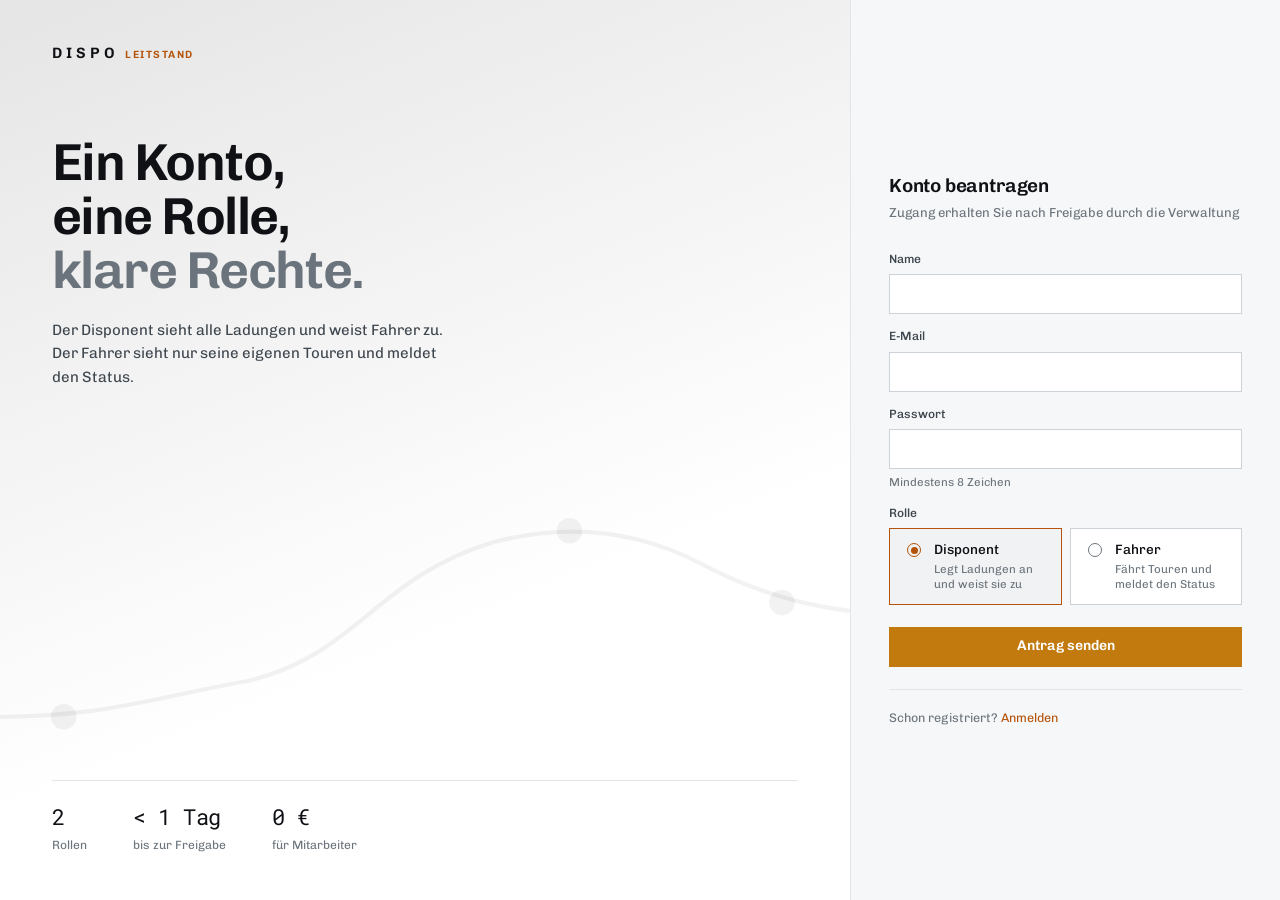
<file: frontend/register.html>
<!DOCTYPE html>
<html lang="de">

<head>
    <meta charset="UTF-8">
    <meta name="viewport" content="width=device-width, initial-scale=1.0">
    <title>Dispo</title>
    <link rel="preconnect" href="https://fonts.googleapis.com">
    <link rel="preconnect" href="https://fonts.gstatic.com" crossorigin>
    <link href="https://fonts.googleapis.com/css2?family=Chivo:ital,wght@0,100..900;1,100..900&family=Roboto+Mono:wght@400;500&display=swap"
        rel="stylesheet">
    <link rel="stylesheet" href="styles/reset.css">
    <link rel="stylesheet" href="styles/style.css">

    <script type="module" src="js/register.js"></script>
</head>

<body>
    <main class="auth-page">
        <section class="hero">
            <svg class="sil" viewBox="0 0 400 120" fill="none" aria-hidden="true">
                <path class="route"
                    d="M-10 101.38 C 48 102.53, 74 91.00, 116 81.96 C 168 68.90, 176 32.45, 232 17.03 C 268 9.14, 300 14.00, 330 29.76 C 356 42.77, 380 48.98, 410 50.23"
                    stroke="currentColor" stroke-width="2" stroke-linecap="round">
                    <animate attributeName="d" dur="12s" repeatCount="indefinite"
                        values="M-10 101.38 C 48 102.53, 74 91.00, 116 81.96 C 168 68.90, 176 32.45, 232 17.03 C 268 9.14, 300 14.00, 330 29.76 C 356 42.77, 380 48.98, 410 50.23;
                            M-10 99.48 C 48 100.65, 74 90.08, 116 82.99 C 168 71.19, 176 34.72, 232 17.59 C 268 8.02, 300 11.88, 330 27.53 C 356 41.13, 380 48.33, 410 51.00;
                            M-10 99.07 C 48 98.39, 74 87.94, 116 82.27 C 168 72.79, 176 36.57, 232 19.56 C 268 8.65, 300 11.00, 330 25.57 C 356 38.84, 380 46.31, 410 50.01;
                            M-10 100.37 C 48 97.07, 74 85.83, 116 80.22 C 168 72.75, 176 36.91, 232 21.79 C 268 10.66, 300 11.88, 330 25.04 C 356 37.22, 380 44.11, 410 47.84;
                            M-10 102.62 C 48 97.47, 74 85.00, 116 78.04 C 168 71.10, 176 35.55, 232 22.97 C 268 12.86, 300 14.00, 330 26.24 C 356 37.23, 380 43.02, 410 45.77;
                            M-10 104.52 C 48 99.35, 74 85.92, 116 77.01 C 168 68.81, 176 33.28, 232 22.41 C 268 13.98, 300 16.12, 330 28.47 C 356 38.87, 380 43.67, 410 45.00;
                            M-10 104.93 C 48 101.61, 74 88.06, 116 77.73 C 168 67.21, 176 31.43, 232 20.44 C 268 13.35, 300 17.00, 330 30.43 C 356 41.16, 380 45.69, 410 45.99;
                            M-10 103.63 C 48 102.93, 74 90.17, 116 79.78 C 168 67.25, 176 31.09, 232 18.21 C 268 11.34, 300 16.12, 330 30.96 C 356 42.78, 380 47.89, 410 48.16;
                            M-10 101.38 C 48 102.53, 74 91.00, 116 81.96 C 168 68.90, 176 32.45, 232 17.03 C 268 9.14, 300 14.00, 330 29.76 C 356 42.77, 380 48.98, 410 50.23" />
                </path>
                <circle class="dot dot-1" cx="30" cy="101.76" r="6" fill="currentColor">
                    <animate attributeName="cy" dur="12s" repeatCount="indefinite"
                        values="101.76;99.53;97.57;97.04;98.24;100.47;102.43;102.96;101.76" />
                </circle>
                <circle class="dot dot-2" cx="268" cy="13.14" r="6" fill="currentColor">
                    <animate attributeName="cy" dur="12s" repeatCount="indefinite"
                        values="13.14;12.02;12.65;14.66;16.86;17.98;17.35;15.34;13.14" />
                </circle>
                <circle class="dot dot-3" cx="368" cy="46.97" r="6" fill="currentColor">
                    <animate attributeName="cy" dur="12s" repeatCount="indefinite"
                        values="46.97;45.79;43.56;41.59;41.03;42.21;44.44;46.41;46.97" />
                </circle>
            </svg>
            <div class="logo">DISPO <span class="logo-accent">LEITSTAND</span></div>
            <h1>Ein Konto,<br>eine Rolle,<br><span class="h1-accent">klare Rechte.</span></h1>
            <p class="hero-lead">Der Disponent sieht alle Ladungen und weist Fahrer zu. Der Fahrer sieht nur seine
                eigenen Touren und meldet den Status.</p>

            <ul class="hero-list">
                <li class="hero-list-stat">
                    <span class="stat-value mono">2</span>
                    <span class="stat-text">Rollen</span>
                </li>
                <li class="hero-list-stat">
                    <span class="stat-value mono">
                        < 1 Tag</span>
                            <span class="stat-text">bis zur Freigabe</span>
                </li>
                <li class="hero-list-stat">
                    <span class="stat-value mono">0 €</span>
                    <span class="stat-text">für Mitarbeiter</span>
                </li>
            </ul>
        </section>

        <section class="login-section">
            <div class="form-section">
                <h2>Konto beantragen</h2>
                <p class="form-section-text-konto">Zugang erhalten Sie nach Freigabe durch die Verwaltung</p>
                <form action="">
                    <label for="name">Name</label>
                    <input id="name" type="text" name="name" minlength="3" required>

                    <label for="email">E-Mail</label>
                    <input id="email" name="email" type="email" autocomplete="email" required>

                    <label for="password">Passwort</label>
                    <input id="password" name="password" type="password" autocomplete="new-password" minlength="8"
                        required>
                    <span class="password-text">Mindestens 8 Zeichen</span>

                    <span class="role-group-label">Rolle</span>
                    <div class="role-form">
                        <label class="role-label">
                            <input class="role-input" type="radio" name="role" value="dispatcher" checked>
                            <span class="role-name">Disponent</span>
                            <span class="role-description">Legt Ladungen an und weist sie zu</span>
                        </label>

                        <label class="role-label">
                            <input class="role-input" type="radio" name="role" value="driver">
                            <span class="role-name">Fahrer</span>
                            <span class="role-description">Fährt Touren und meldet den Status</span>
                        </label>
                    </div>

                    <div class="login-error-block" role="alert" hidden></div>

                    <button class="submit-button" type="submit">Antrag senden</button>
                </form>


                <p class="form-section-text-registration-suggestion">Schon registriert? <a
                        class="registration-suggestion-link" href="index.html">Anmelden</a></p>

            </div>
        </section>
    </main>
</body>

</html>
</file>
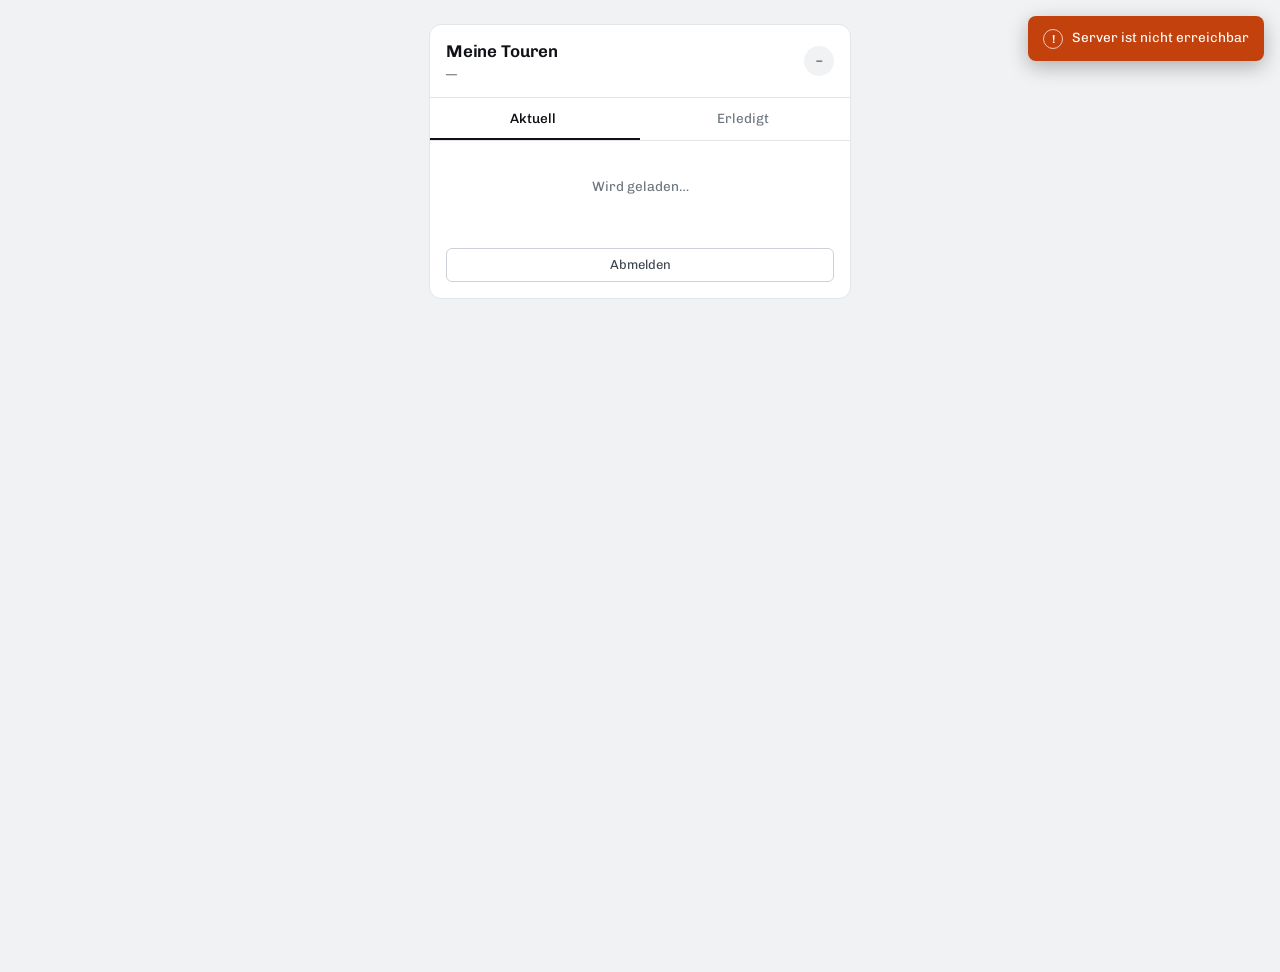
<file: frontend/tours.html>
<!DOCTYPE html>
<html lang="de">

<head>
    <meta charset="UTF-8">
    <meta name="viewport" content="width=device-width, initial-scale=1.0">
    <title>Meine Touren · Dispo</title>
    <link rel="preconnect" href="https://fonts.googleapis.com">
    <link rel="preconnect" href="https://fonts.gstatic.com" crossorigin>
    <link
        href="https://fonts.googleapis.com/css2?family=Chivo:wght@400;500;600;700&family=Roboto+Mono:wght@400;500&display=swap"
        rel="stylesheet">
    <link rel="stylesheet" href="styles/reset.css">
    <link rel="stylesheet" href="styles/style.css">
    <link rel="stylesheet" href="styles/app.css">

    <script type="module" src="js/tours.js"></script>
</head>

<body>
    <!-- Экран водителя: рассчитан на телефон, на компьютере — колонка по центру -->
    <div class="phone-page">
        <div class="phone">

            <div class="page-error" id="page-error" role="alert" hidden></div>

            <div class="page-ok" id="page-ok" role="status" hidden></div>

            <!-- ══ Список рейсов ══ -->
            <section id="list-view">
                <header class="phone-bar">
                    <div>
                        <h1 class="phone-title">Meine Touren</h1>
                        <p class="phone-who" id="driver-name">—</p>
                    </div>
                    <div class="driver-avatar mono" id="driver-avatar">—</div>
                </header>

                <div class="phone-tabs" id="tour-tabs">
                    <button type="button" class="on" data-tab="active">Aktuell <span class="mono" id="count-active"></span></button>
                    <button type="button" data-tab="done">Erledigt <span class="mono" id="count-done"></span></button>
                </div>

                <!-- Заполняется из GET /loads (бэкенд отдаёт водителю только его грузы) -->
                <div id="tours-list">
                    <p class="tours-empty">Wird geladen…</p>
                </div>

                <div class="phone-foot">
                    <button class="btn wide" type="button" id="logout">Abmelden</button>
                </div>
            </section>

            <!-- ══ Один рейс ══ -->
            <section id="detail-view" hidden>
                <header class="phone-bar">
                    <div>
                        <h1 class="phone-title mono" id="tour-id">#—</h1>
                        <p class="phone-who" id="tour-route">—</p>
                    </div>
                    <span class="status" id="tour-status">—</span>
                </header>

                <div class="phone-body">
                    <p class="form-section">Status</p>
                    <div class="steps" id="tour-steps">
                        <div data-step="assigned">Zugewiesen</div>
                        <div data-step="in_transit">Unterwegs</div>
                        <div data-step="delivered">Zugestellt</div>
                    </div>

                    <div class="leg">
                        <div class="leg-point">
                            <div class="leg-bullet"></div>
                            <div>
                                <div class="leg-city" id="tour-origin">—</div>
                                <div class="leg-when mono" id="tour-pickup">—</div>
                            </div>
                        </div>
                        <div class="leg-link"></div>
                        <div class="leg-point target">
                            <div class="leg-bullet"></div>
                            <div>
                                <div class="leg-city" id="tour-destination">—</div>
                                <div class="leg-when">Lieferort</div>
                            </div>
                        </div>
                    </div>

                    <dl>
                        <div class="kv">
                            <dt>Gewicht</dt>
                            <dd class="mono" id="tour-weight">—</dd>
                        </div>
                    </dl>

                    <!-- PATCH /loads/{id}/status  с телом {"new_status": ...} -->
                    <button class="btn primary wide big" type="button" id="status-button" hidden>—</button>
                    <p class="tour-done-note" id="tour-done-note" hidden>Diese Tour ist abgeschlossen.</p>

                    <button class="btn wide" type="button" id="back-button">Zurück zu den Touren</button>
                </div>
            </section>

        </div>
    </div>
</body>

</html>
</file>
<file: frontend/styles/style.css>
:root {
    --bg: #ffffff;
    --panel: #f6f7f8;
    --panel-2: #f0f2f4;
    --line: #e3e6e9;
    --line-2: #ccd2d7;
    --ink: #0f1115;
    --ink-2: #3d454d;
    --ink-3: #6b747c;
    --amber: #b45309;
    --red: #c2410c;
    --green: #15803d;
    --blue: #1c64c4;
    --violet: #6b46c1;
    --accent-solid: #c2790d;
    --accent-ink: #ffffff;
    --grid: rgba(0, 0, 0, 0.1);
    --sil: rgba(20, 23, 26, 0.055);
}

@media (prefers-color-scheme: dark) {
    :root {
        --bg:           #0d0f11;
        --panel:        #14171a;
        --panel-2:      #191d21;
        --line:         #23282d;
        --line-2:       #2d343a;
        --ink:          #f2f4f7;
        --ink-2:        #b6bec7;
        --ink-3:        #8b949e;
        --amber:        #f0aa3c;
        --red:          #f08a5d;
        --green:        #5fd18a;
        --blue:         #6ba8f5;
        --violet:       #b09cf0;
        --accent-solid: #e2a337;
        --accent-ink:   #14100a;
        --grid:         rgba(255, 255, 255, 0.06);
        --sil:          rgba(255, 255, 255, 0.05);
    }
}

body{
    background-color: var(--bg);
    font-family: Chivo, "Helvetica Neue", Arial, sans-serif;
    color: var(--ink);
    font-size: 14px;
    line-height: 1.45;
    background-image: linear-gradient(158deg, var(--grid) 0%, transparent 58%);
}


input, button {
    font: inherit;
}

.mono{
    font-family: "Roboto Mono", ui-monospace, Menlo, monospace;
    font-variant-numeric: tabular-nums;
}

.auth-page{
    display: grid;
    grid-template-columns: 1fr 430px;
    min-height: 100vh;
}

.logo{
    font-size: 15px;
    font-weight: 600;
    line-height: 1.03em;
    letter-spacing: 0.26em;
}

.logo-accent{
    color: var(--amber);
    font-size: 10.5px;
    letter-spacing: 0.14em;
}

.login-section{
    padding: 44px 38px;
    background-color: var(--panel); 
    display: flex;
    flex-direction: column;
    justify-content: center;
    border-left: 1px solid var(--line);

}

.form-section form{
    display: flex;
    flex-direction: column;
}

.form-section h2{
    font-size: 19px;
    font-weight: 600;
    letter-spacing: -0.01em;
    margin-bottom: 4px;
}

.form-section-text-konto{
    font-size: 13px;
    color: var(--ink-3);
    margin-bottom: 28px;
}


.badge {
    width: 44px;
    height: 44px;
    display: grid;
    place-items: center;
    border: 1px solid var(--amber);
    color: var(--amber);
    font-size: 19px;
    line-height: 1;
    margin-bottom: 20px;
}

.header-awaiting{
    font-size: 21px;
    letter-spacing: -0.015em;
    margin-bottom: 8px;
}

.pending-lead{
    font-size: 13.5px;
    line-height: 1.6;
    color: var(--ink-2);
    max-width: 42ch;
    margin-bottom: 22px;
}

.spaces-row{
    display: flex;
    justify-content: space-between;
    gap: 12px;
    padding: 8px 0;
    font-size: 13px;
    border-top: 1px solid var(--line);
}

.status-pending{
    color: var(--amber);
}

.spaces-row dt{
    color: var(--ink-3);
}

.form-section label:not(.role-label),
.role-group-label{
    font-size: 12px;
    font-weight: 500;
    color: var(--ink-2);
    margin-bottom: 6px;
}

.form-section input[type="email"], .form-section input[type="password"],
.form-section input[type="text"]{
    height: 38px;
    padding: 0 12px;
    background-color: var(--bg);
    border: 1px solid var(--line-2);
    font-size: 14px;
    margin-bottom: 14px;
}

input:focus {
    border-color: var(--amber);
    outline: none;
}

.password-text{
    margin-top: -9px;
    margin-bottom: 14px;
    font-size: 11.5px;
    color: var(--ink-3);
}

.role-form{
    margin-bottom: 14px;
    display: flex;
    gap: 8px;
}

.role-label{
    padding: 11px 12px;
    background-color: var(--bg);
    border: 1px solid var(--line-2);
    cursor: pointer;
    display: grid;
    grid-template-columns: auto 1fr;
    gap:  2px 10px;
    flex: 1;
}

.role-input{
    appearance: none;
    width: 14px;
    height: 14px;
    border: 1px solid var(--ink-3);
    border-radius: 50%;
    grid-row: 1 / 3;
    display: grid;
    place-items: center;
}

.role-input:checked{
    border-color: var(--amber);
}

.role-input:checked::after{
    content: "";
    width: 7px;
    height: 7px;
    border-radius: 50%;
    background-color: var(--amber);
}

.role-label:has(:checked){
    border-color: var(--amber);
    background-color: var(--panel-2);
}

.role-label:has(:focus-visible){
    outline: 1px solid var(--amber);
    outline-offset: 2px;
}

.role-name{
    font-size: 13.5px;
    font-weight: 500;
}

.role-description{
    font-size: 11.5px;
    line-height: 1.35;
    color: var(--ink-3);
}

.abmelden-button{
    display: block;
    width: 100%;
    height: 32px;
    margin-top: 16px;
    padding: 0 14px;
    background: none;
    color: var(--ink-2);
    border: 1px solid var(--line-2);
    font-size: 12.5px;
    font-weight: 500;
    cursor: pointer;
}

.abmelden-button:hover{
    color: var(--ink);
    border-color: var(--ink-3);
}

.submit-button{
    height:  40px;
    margin-top: 8px;
    background-color: var(--accent-solid);
    color: var(--accent-ink);
    border: 0;
    font-size: 14px;
    font-weight: 600;
    cursor: pointer;
}

.submit-button:hover{
    filter: brightness(1.08);
}

.submit-button:disabled{
    opacity: 0.55;
    cursor: not-allowed;
}

.form-section-text-registration-suggestion{
    font-size: 12.5px;
    line-height: 1.6;
    color: var(--ink-3);
    margin-top: 22px;
    padding-top: 18px;
    border-top: 1px solid var(--line);
}
.registration-suggestion-link{
    color: var(--amber);
    text-decoration: none;
}

.registration-suggestion-link:hover{
    text-decoration: underline;
}

.hero{
    padding: 46px 52px;
    display: flex;
    flex-direction: column;
}

.hero {
    position: relative;
    overflow: hidden;
}



.hero h1{
    margin-top: 74px;
    font-size: 52px;
    font-weight: 600;
    line-height: 1.03;
    letter-spacing: -0.03em;
}

.h1-accent{
    color: var(--ink-3);
}

.hero-lead{
    margin-top: 22px;
    font-size: 15px;
    line-height: 1.55;
    color: var(--ink-2);
    max-width: 46ch;
}

.hero-list{
    display: flex;
    margin-top: auto;
    gap: 46px;
    padding-top: 20px;
    border-top: 1px solid var(--line);
}

.hero-list-stat{
    display: flex;
    flex-direction: column;
}

.stat-value{
    font-size: 22px;
    letter-spacing: -0.02em;
}

.stat-text{
    font-size: 12px;
    color: var(--ink-3);
    margin-top: 4px;
}

.sil {
    position: absolute;
    left: 0;
    right: 0;
    bottom: 140px;
    width: 100%;
    z-index: 0;
    color: var(--sil);
    pointer-events: none;
}

.logo, .hero h1, .hero-lead, .hero-list {
    position: relative;
    z-index: 1;
}

.login-error-block {
    margin-top: 14px;
    padding: 9px 12px;
    border: 0;
    border-left: 2px solid var(--red);
    background-color: color-mix(in srgb, var(--red) 9%, var(--bg));
    color: var(--red);
    font-size: 12.5px;
    line-height: 1.5;
    overflow-wrap: break-word;
}


@media (max-width: 900px) {

    .auth-page {
        grid-template-columns: 1fr;
    }

    .hero {
        padding: 34px 28px;
    }

    .hero h1 {
        margin-top: 44px;
        font-size: 40px;
    }

    .hero-list {
        margin-top: 40px;
    }

    .login-section {
        padding: 34px 28px;
        border-left: 0;
        border-top: 1px solid var(--line);
    }

    .sil {
        bottom: 90px;
    }
}

@media (max-width: 560px) {

    .hero {
        padding: 28px 20px;
    }

    .hero h1 {
        margin-top: 32px;
        font-size: 34px;
    }

    .hero-list {
        gap: 24px;
        flex-wrap: wrap;
    }

    .stat-text {
        font-size: 12px;
    }

    .login-section {
        padding: 28px 20px;
    }

    .sil {
        display: none;
    }
}
</file>
<file: frontend/styles/app.css>
/* ══ Рабочие экраны (Ladungen, Zuweisen, Anträge) ══ */

/* атрибут hidden должен скрывать всегда: иначе display из .btn или reset.css (section) его перебивает */
[hidden] {
    display: none !important;
}

.work {
    display: grid;
    grid-template-columns: 196px minmax(0, 1fr) 312px;
    min-height: 100vh;

    /* акцент рабочих экранов — почти чёрный; на страницах входа остаётся янтарный */
    --accent: var(--ink);
    --accent-on: #ffffff;
}

@media (prefers-color-scheme: dark) {
    .work {
        --accent: var(--amber);
        --accent-on: #14100a;
    }
}

/* на рабочих экранах фон ровный, без градиента из style.css */
body:has(> .work) {
    background-image: none;
}

/* ── левая панель ────────────────────────────────────── */

.rail {
    padding: 18px 0;
    background-color: var(--panel);
    border-right: 1px solid var(--line);
}

.rail-who {
    display: flex;
    align-items: center;
    gap: 10px;
    padding: 0 16px 16px;
    margin-bottom: 14px;
    border-bottom: 1px solid var(--line);
}

.rail-avatar {
    flex: none;
    width: 32px;
    height: 32px;
    display: flex;
    align-items: center;
    justify-content: center;
    background-color: var(--accent);
    color: var(--accent-on);
    border-radius: 50%;
    font-size: 11.5px;
    font-weight: 500;
    letter-spacing: 0.04em;
}

.rail-who b {
    display: block;
    font-size: 13.5px;
    font-weight: 500;
}

.rail-who span {
    font-size: 12px;
    color: var(--ink-3);
    text-transform: capitalize;
}

.rail-group {
    padding: 0 16px;
    margin-bottom: 6px;
    font-size: 10.5px;
    font-weight: 500;
    letter-spacing: 0.08em;
    text-transform: uppercase;
    color: var(--ink-3);
}

.rail a {
    display: flex;
    align-items: center;
    gap: 8px;
    margin: 0 8px 2px;
    padding: 7px 10px;
    border-radius: 6px;
    color: var(--ink-2);
    font-size: 13.5px;
    font-weight: 400;
    text-decoration: none;
}

.rail a:hover {
    color: var(--ink);
    background-color: var(--panel-2);
}

.rail a.on {
    background-color: var(--accent);
    color: var(--accent-on);
}

/* счётчик тёмный на обычном пункте... */
.rail a .count {
    margin-left: auto;
    padding: 1px 6px;
    border-radius: 20px;
    background-color: var(--accent);
    color: var(--accent-on);
    font-size: 11px;
}

/* ...и серый на выделенном: 30% светлого, подмешанного в тёмный фон пункта */
.rail a.on .count {
    background-color: color-mix(in srgb, var(--accent-on) 30%, var(--accent));
    color: var(--accent-on);
    font-weight: 500;
}

.rail-sep {
    height: 1px;
    margin: 14px 16px;
    background-color: var(--line);
}

.rail-out {
    width: calc(100% - 16px);
    margin: 18px 8px 0;
    padding: 8px 10px;
    background: none;
    border: 1px solid var(--line-2);
    border-radius: 6px;
    color: var(--ink-2);
    font-size: 13px;
    text-align: left;
    cursor: pointer;
}

.rail-out:hover {
    color: var(--ink);
    border-color: var(--ink-3);
}

/* ── центральная колонка ─────────────────────────────── */

.center {
    min-width: 0;
    display: flex;
    flex-direction: column;
}

.head {
    display: flex;
    align-items: center;
    gap: 12px;
    padding: 16px 22px;
}

.head h1 {
    font-size: 22px;
    font-weight: 600;
    letter-spacing: -0.02em;
}

.head .stamp {
    padding: 3px 9px;
    border-radius: 20px;
    background-color: var(--panel-2);
    font-size: 11.5px;
    color: var(--ink-2);
}

.head-actions {
    margin-left: auto;
    display: flex;
    gap: 8px;
}

/* ── показатели ──────────────────────────────────────── */

.kpis {
    display: grid;
    grid-template-columns: repeat(4, 1fr);
    gap: 10px;
    padding: 0 22px 16px;
}

.kpi {
    position: relative;
    padding: 13px 15px 13px 17px;
    background-color: var(--panel);
    border: 1px solid var(--line);
    border-radius: 8px;
    overflow: hidden;
}

/* цветная полоса слева у каждой карточки */
.kpi::before {
    content: "";
    position: absolute;
    left: 0;
    top: 0;
    bottom: 0;
    width: 3px;
    background-color: var(--ink-3);
}

.kpi.blue::before { background-color: var(--blue); }
.kpi.amber::before { background-color: var(--amber); }
.kpi.violet::before { background-color: var(--violet); }
.kpi.green::before { background-color: var(--green); }

.kpi-value {
    display: block;
    font-size: 25px;
    font-weight: 500;
    letter-spacing: -0.02em;
}

.kpi.amber .kpi-value { color: var(--amber); }
.kpi.green .kpi-value { color: var(--green); }

.kpi-label {
    display: block;
    margin-top: 2px;
    font-size: 11.5px;
    font-weight: 400;
    letter-spacing: 0.02em;
    color: var(--ink-3);
}

/* ── фильтры ─────────────────────────────────────────── */

.filters {
    display: flex;
    gap: 6px;
    padding: 0 22px 14px;
}

.filters button {
    padding: 5px 12px;
    border: 0;
    border-radius: 20px;
    background-color: var(--panel-2);
    color: var(--ink-2);
    font-size: 12.5px;
    font-weight: 400;
    cursor: pointer;
}

.filters button:hover {
    color: var(--ink);
}

.filters button.on {
    background-color: var(--accent);
    color: var(--accent-on);
}

/* ── таблица: строки-карточки ────────────────────────── */

.rows {
    flex: 1;
    padding: 0 22px 22px;
    overflow-x: auto;
}

.rows table {
    width: 100%;
    border-collapse: collapse;
}

.rows thead th {
    padding: 0 12px 8px;
    font-size: 10.5px;
    font-weight: 500;
    letter-spacing: 0.08em;
    text-transform: uppercase;
    color: var(--ink-3);
    text-align: left;
    white-space: nowrap;
}

.rows th.right,
.rows td.right {
    text-align: right;
}

.rows tbody tr {
    cursor: pointer;
}

.rows tbody td {
    padding: 12px;
    background-color: var(--panel);
    border-top: 1px solid var(--line);
    border-bottom: 1px solid var(--line);
    vertical-align: middle;
    white-space: nowrap;
    transition: background-color 0.12s;
}

/* скругляем края строки, чтобы она читалась как карточка */
.rows tbody td:first-child {
    border-left: 1px solid var(--line);
    border-radius: 8px 0 0 8px;
}

.rows tbody td:last-child {
    border-right: 1px solid var(--line);
    border-radius: 0 8px 8px 0;
}

.rows tbody tr:hover td:not(.stripe) {
    background-color: var(--panel-2);
}

/* выбранная строка — вся строка в голубом оттенке, цветной торец не трогаем */
.rows tbody tr.selected td:not(.stripe),
.rows tbody tr.selected:hover td:not(.stripe) {
    background-color: color-mix(in srgb, var(--blue) 12%, var(--panel));
    border-color: color-mix(in srgb, var(--blue) 35%, var(--line));
}

/* отступ между шапкой и первой карточкой */
.rows tbody::before {
    content: "";
    display: block;
    height: 4px;
}

.rows-empty td {
    padding: 28px 12px;
    color: var(--ink-3);
    text-align: center;
    cursor: default;
}

/* цветной торец строки по статусу */
td.stripe {
    width: 3px;
    padding: 0;
}

.stripe.new { background-color: var(--blue); }
.stripe.assigned { background-color: var(--violet); }
.stripe.in_transit { background-color: var(--amber); }
.stripe.delivered { background-color: var(--green); }

td.route {
    font-size: 14px;
    font-weight: 500;
    text-transform: capitalize;
}

.route-arrow {
    margin: 0 6px;
    color: var(--ink-3);
    font-weight: 400;
}

.load-id {
    margin-left: 9px;
    padding: 1px 6px;
    border-radius: 4px;
    background-color: var(--panel-2);
    font-size: 11px;
    font-weight: 400;
    color: var(--ink-3);
}

td.muted {
    font-size: 12.5px;
    color: var(--ink-2);
}

/* ── статусы плашками ────────────────────────────────── */

.status {
    display: inline-flex;
    align-items: center;
    gap: 5px;
    padding: 3px 9px;
    border-radius: 20px;
    font-size: 11.5px;
    font-weight: 500;
    white-space: nowrap;
}

.status::before {
    content: "";
    width: 5px;
    height: 5px;
    border-radius: 50%;
    background-color: currentColor;
}

.status.new {
    color: var(--blue);
    background-color: color-mix(in srgb, var(--blue) 14%, transparent);
}

.status.assigned {
    color: var(--violet);
    background-color: color-mix(in srgb, var(--violet) 14%, transparent);
}

.status.in_transit {
    color: var(--amber);
    background-color: color-mix(in srgb, var(--amber) 16%, transparent);
}

.status.delivered {
    color: var(--green);
    background-color: color-mix(in srgb, var(--green) 14%, transparent);
}

/* ── панель справа ───────────────────────────────────── */

.aside {
    padding: 18px;
    background-color: var(--panel);
    border-left: 1px solid var(--line);
}

.aside-top {
    display: flex;
    align-items: center;
    gap: 8px;
    padding-bottom: 14px;
    border-bottom: 1px solid var(--line);
}

.aside-num {
    font-size: 17px;
    font-weight: 500;
}

.aside-top .status {
    margin-left: auto;
}

.aside-empty {
    color: var(--ink-3);
    font-size: 13px;
    line-height: 1.6;
}

.leg {
    padding: 18px 0;
    border-bottom: 1px solid var(--line);
}

.leg-point {
    display: flex;
    align-items: flex-start;
    gap: 11px;
}

.leg-bullet {
    flex: none;
    width: 11px;
    height: 11px;
    margin-top: 4px;
    border: 2px solid var(--ink-3);
    border-radius: 50%;
}

.leg-point.target .leg-bullet {
    background-color: var(--amber);
    border-color: var(--amber);
}

.leg-city {
    font-size: 15px;
    font-weight: 500;
}

.leg-when {
    margin-top: 1px;
    font-size: 12px;
    color: var(--ink-3);
}

.leg-link {
    width: 2px;
    height: 18px;
    margin: 3px 0 3px 6px;
    background: linear-gradient(var(--line-2), var(--amber));
}

dl {
    padding: 4px 0;
}

.kv {
    display: flex;
    justify-content: space-between;
    gap: 12px;
    padding: 8px 0;
    font-size: 13px;
}

.kv + .kv {
    border-top: 1px solid var(--line);
}

.kv dt {
    color: var(--ink-3);
}

.kv dd {
    font-weight: 400;
}

.aside-buttons {
    display: flex;
    gap: 8px;
    margin-top: 18px;
}

.aside-buttons .btn {
    flex: 1;
}

/* ── кнопки рабочих экранов ──────────────────────────── */

.btn {
    /* inline-flex нужен, чтобы правило работало и на <button>, и на <a> */
    display: inline-flex;
    align-items: center;
    justify-content: center;
    height: 34px;
    padding: 0 15px;
    border: 1px solid var(--line-2);
    border-radius: 6px;
    background: none;
    color: var(--ink-2);
    font-size: 13px;
    font-weight: 400;
    text-decoration: none;
    cursor: pointer;
}

.btn:hover {
    color: var(--ink);
    border-color: var(--ink-3);
}

.btn:disabled {
    opacity: 0.5;
    cursor: not-allowed;
}

.btn.primary {
    background-color: var(--accent);
    border-color: var(--accent);
    color: var(--accent-on);
    font-weight: 500;
}

.btn.primary:hover {
    filter: brightness(1.12);
}

/* ── сообщение об ошибке ─────────────────────────────── */

.page-error {
    position: fixed;
    top: 16px;
    right: 16px;
    z-index: 100;
    max-width: 340px;
    display: flex;
    align-items: flex-start;
    gap: 9px;
    padding: 12px 15px;
    border-radius: 8px;
    background-color: var(--red);
    color: #fff;
    font-size: 13.5px;
    font-weight: 400;
    line-height: 1.45;
    box-shadow: 0 6px 20px rgba(0, 0, 0, 0.28);
}

/* без этого display:flex перебивает атрибут hidden */
.page-error[hidden] {
    display: none;
}

.page-error::before {
    content: "!";
    flex: none;
    width: 18px;
    height: 18px;
    margin-top: 1px;
    display: flex;
    align-items: center;
    justify-content: center;
    border: 1px solid rgba(255, 255, 255, 0.7);
    border-radius: 50%;
    font-size: 11.5px;
    font-weight: 600;
}

/* ── узкие экраны ────────────────────────────────────── */

@media (max-width: 1180px) {

    .work {
        grid-template-columns: 196px minmax(0, 1fr);
    }

    .aside {
        display: none;
    }
}

@media (max-width: 820px) {

    .work {
        grid-template-columns: 1fr;
    }

    .rail {
        display: none;
    }

    .kpis {
        grid-template-columns: repeat(2, 1fr);
    }
}

@media (max-width: 560px) {

    .page-error {
        top: 10px;
        right: 10px;
        left: 10px;
        max-width: none;
    }
}

/* ══ Диалог: Ladung bearbeiten / Neue Ladung ══════════ */

/* лежит внутри .work, поэтому наследует --accent / --accent-on */
.modal {
    width: min(440px, calc(100vw - 32px));
    padding: 0;
    border: 1px solid var(--line-2);
    border-radius: 10px;
    background-color: var(--bg);
    color: var(--ink);
    box-shadow: 0 18px 48px rgba(0, 0, 0, 0.22);

    /* чтобы нативный календарь и стрелки у number были в теме страницы */
    color-scheme: light;
}

@media (prefers-color-scheme: dark) {
    .modal {
        color-scheme: dark;
    }
}

.modal::backdrop {
    background-color: rgba(8, 10, 12, 0.45);
}

.modal-form {
    padding: 20px 22px 18px;
}

.modal-head {
    display: flex;
    align-items: baseline;
    justify-content: space-between;
    gap: 12px;
    padding-bottom: 14px;
    margin-bottom: 16px;
    border-bottom: 1px solid var(--line);
}

.modal-head h2 {
    font-size: 16px;
    font-weight: 600;
    letter-spacing: -0.01em;
}

.modal-num {
    flex: none;
    font-size: 12.5px;
    color: var(--ink-3);
}

/* ── ошибка от сервера ───────────────────────────────── */

.modal-error {
    padding: 9px 12px;
    margin-bottom: 14px;
    border: 1px solid var(--red);
    border-radius: 6px;
    color: var(--red);
    font-size: 13px;
    line-height: 1.4;
    /* ошибок может прийти несколько, они склеены через \n */
    white-space: pre-line;
}

/* ── поля ────────────────────────────────────────────── */

.field {
    display: flex;
    flex-direction: column;
    margin-bottom: 13px;
}

.field label {
    font-size: 12px;
    font-weight: 500;
    color: var(--ink-2);
    margin-bottom: 6px;
}

.field input {
    height: 36px;
    padding: 0 11px;
    border: 1px solid var(--line-2);
    border-radius: 6px;
    background-color: var(--panel);
    color: var(--ink);
    font-size: 14px;
}

/* специфичнее глобального input:focus из style.css, где рамка янтарная */
.modal .field input:focus {
    border-color: var(--accent);
    outline: none;
    box-shadow: 0 0 0 3px color-mix(in srgb, var(--accent) 18%, transparent);
}

/* :user-invalid, а не :invalid — подсветка только после попытки ввода,
   иначе пустая обязательная форма краснеет сразу при открытии */
.modal .field input:user-invalid {
    border-color: var(--red);
}

.field-row {
    display: grid;
    grid-template-columns: 1fr 1fr;
    gap: 12px;
}

/* ── кнопки ──────────────────────────────────────────── */

.modal-buttons {
    display: flex;
    justify-content: flex-end;
    gap: 8px;
    margin-top: 18px;
}

@media (max-width: 560px) {
    .field-row {
        grid-template-columns: 1fr;
        gap: 0;
    }
}


/* ── сообщение об успехе ─────────────────────────────── */

.page-ok {
    position: fixed;
    top: 16px;
    right: 16px;
    z-index: 100;
    max-width: 340px;
    display: flex;
    align-items: flex-start;
    gap: 9px;
    padding: 12px 15px;
    border-radius: 8px;
    background-color: var(--green);
    color: #fff;
    font-size: 13.5px;
    font-weight: 400;
    line-height: 1.45;
    box-shadow: 0 6px 20px rgba(0, 0, 0, 0.28);
}

/* без этого display:flex перебивает атрибут hidden */
.page-ok[hidden] {
    display: none;
}

.page-ok::before {
    content: "\2713";
    flex: none;
    width: 18px;
    height: 18px;
    margin-top: 1px;
    display: flex;
    align-items: center;
    justify-content: center;
    border: 1px solid rgba(255, 255, 255, 0.7);
    border-radius: 50%;
    font-size: 11.5px;
    font-weight: 600;
}

@media (max-width: 560px) {

    .page-ok {
        top: 10px;
        right: 10px;
        left: 10px;
        max-width: none;
    }
}


/* ══ Ohne Fahrer (assign.html) ════════════════════════ */

.subhead {
    padding: 0 22px 14px;
    font-size: 13px;
    color: var(--ink-2);
}

/* ── заголовок блока в правой панели ─────────────────── */

.aside-title {
    display: flex;
    align-items: center;
    justify-content: space-between;
    gap: 10px;
    margin: 18px 0 10px;
}

.aside-title h2 {
    font-size: 13px;
    font-weight: 600;
    color: var(--ink-2);
}

/* маленькие переключатели, как .filters, но без отступов страницы */
.chips {
    display: flex;
    gap: 4px;
}

.chips button {
    padding: 3px 10px;
    border: 0;
    border-radius: 20px;
    background-color: var(--panel-2);
    color: var(--ink-2);
    font-size: 12px;
    cursor: pointer;
}

.chips button:hover {
    color: var(--ink);
}

.chips button.on {
    background-color: var(--accent);
    color: var(--accent-on);
}

/* ── список водителей ────────────────────────────────── */

.drivers {
    display: flex;
    flex-direction: column;
    gap: 6px;
}

.driver {
    width: 100%;
    display: flex;
    align-items: center;
    gap: 10px;
    padding: 9px 10px;
    border: 1px solid var(--line-2);
    border-radius: 8px;
    background-color: var(--bg);
    color: var(--ink);
    text-align: left;
    cursor: pointer;
}

.driver:hover {
    border-color: var(--ink-3);
}

.driver.selected {
    border-color: var(--accent);
    box-shadow: 0 0 0 1px var(--accent);
}

.driver-avatar {
    flex: none;
    width: 30px;
    height: 30px;
    display: flex;
    align-items: center;
    justify-content: center;
    border-radius: 50%;
    background-color: var(--panel-2);
    color: var(--ink-2);
    font-size: 11px;
    font-weight: 500;
}

.driver.selected .driver-avatar {
    background-color: var(--accent);
    color: var(--accent-on);
}

/* min-width: 0 — иначе длинная почта не обрезается и распирает кнопку */
.driver-text {
    min-width: 0;
    display: flex;
    flex-direction: column;
}

.driver-name {
    font-size: 13.5px;
    font-weight: 500;
}

.driver-mail {
    overflow: hidden;
    font-size: 11.5px;
    color: var(--ink-3);
    text-overflow: ellipsis;
    white-space: nowrap;
}

.driver-free {
    flex: none;
    margin-left: auto;
    font-size: 11.5px;
}

.driver-free.yes { color: var(--green); }
.driver-free.no { color: var(--ink-3); }

.drivers-empty {
    padding: 14px 0;
    color: var(--ink-3);
    font-size: 13px;
}

/* ── новый груз (new-load.html) ──────────────────────── */

.form-card {
    max-width: 560px;
    margin: 0 22px 22px;
    padding: 20px 22px 18px;
    background-color: var(--panel);
    border: 1px solid var(--line);
    border-radius: 8px;
}

.form-section {
    margin: 4px 0 10px;
    font-size: 11px;
    font-weight: 600;
    letter-spacing: 0.06em;
    text-transform: uppercase;
    color: var(--ink-3);
}

.form-section:not(:first-of-type) {
    margin-top: 18px;
    padding-top: 16px;
    border-top: 1px solid var(--line);
}

.form-card .field input {
    background-color: var(--bg);
}

.preview-note {
    margin-top: 16px;
}

/* ══ Anträge (applications.html) ══ */

/* экран без правой панели */
.work.wide {
    grid-template-columns: 196px minmax(0, 1fr);
}

@media (max-width: 820px) {
    .work.wide {
        grid-template-columns: 1fr;
    }
}

.subhead {
    padding: 0 22px 14px;
    font-size: 13px;
    color: var(--ink-2);
}

.btn.sm {
    height: 28px;
    padding: 0 11px;
    font-size: 12.5px;
}

.queue tbody tr {
    cursor: default;
}

.queue td.actions {
    display: flex;
    justify-content: flex-end;
    gap: 6px;
}

.user-name {
    font-weight: 500;
}

.foot-note {
    padding: 0 22px 22px;
    max-width: 80ch;
    font-size: 12px;
    line-height: 1.6;
    color: var(--ink-3);
}

/* ══ Экран водителя (tours.html) ══ */

.phone-page {
    display: flex;
    justify-content: center;
    min-height: 100vh;
    padding: 24px 16px 48px;
    background-color: var(--panel-2);

    --accent: var(--ink);
    --accent-on: #ffffff;
}

@media (prefers-color-scheme: dark) {
    .phone-page {
        --accent: var(--amber);
        --accent-on: #14100a;
    }
}

body:has(> .phone-page) {
    background-image: none;
}

.phone {
    align-self: flex-start;
    width: 100%;
    max-width: 420px;
    background-color: var(--bg);
    border: 1px solid var(--line);
    border-radius: 12px;
    overflow: hidden;
}

/* на самом телефоне рамка «телефона» не нужна */
@media (max-width: 560px) {
    .phone-page {
        padding: 0;
        background-color: var(--bg);
    }

    .phone {
        max-width: none;
        border: 0;
        border-radius: 0;
    }
}

.phone-bar {
    display: flex;
    align-items: center;
    gap: 10px;
    padding: 14px 16px;
    border-bottom: 1px solid var(--line);
}

.phone-bar > :last-child {
    margin-left: auto;
}

.phone-title {
    font-size: 17px;
    font-weight: 600;
    letter-spacing: -0.01em;
}

.phone-who {
    margin-top: 2px;
    font-size: 12px;
    color: var(--ink-3);
}

.phone-tabs {
    display: flex;
    border-bottom: 1px solid var(--line);
}

.phone-tabs button {
    flex: 1;
    padding: 11px 14px;
    background: none;
    border: 0;
    color: var(--ink-3);
    font-size: 13.5px;
    cursor: pointer;
}

.phone-tabs button.on {
    color: var(--ink);
    font-weight: 500;
    box-shadow: inset 0 -2px 0 var(--accent);
}

.phone-tabs button span {
    margin-left: 4px;
    font-size: 12px;
    color: var(--ink-3);
}

.tour {
    display: flex;
    align-items: stretch;
    gap: 12px;
    width: 100%;
    padding: 14px 16px;
    background: none;
    border: 0;
    border-bottom: 1px solid var(--line);
    color: inherit;
    text-align: left;
    cursor: pointer;
}

.tour:hover {
    background-color: var(--panel);
}

.tour-stripe {
    flex: none;
    width: 3px;
    border-radius: 2px;
}

.tour-text {
    display: flex;
    flex-direction: column;
    gap: 3px;
    min-width: 0;
}

.tour-num {
    font-size: 12px;
    color: var(--ink-3);
}

.tour-route {
    font-size: 15.5px;
    font-weight: 500;
}

.tour-meta {
    font-size: 12.5px;
    color: var(--ink-2);
}

.tour .status {
    align-self: flex-start;
    margin-left: auto;
    flex: none;
}

.tours-empty {
    padding: 36px 16px;
    text-align: center;
    font-size: 13.5px;
    color: var(--ink-3);
}

.phone-foot {
    padding: 16px;
}

.phone-body {
    padding: 16px;
}

.steps {
    display: flex;
    margin-bottom: 4px;
    border: 1px solid var(--line-2);
    border-radius: 8px;
    overflow: hidden;
}

.steps div {
    flex: 1;
    padding: 9px 4px;
    font-size: 12.5px;
    text-align: center;
    color: var(--ink-3);
}

.steps div + div {
    border-left: 1px solid var(--line-2);
}

.steps div.done {
    color: var(--green);
}

.steps div.now {
    background-color: var(--accent);
    color: var(--accent-on);
    font-weight: 600;
}

.btn.wide {
    width: 100%;
}

/* большая кнопка под палец */
.btn.big {
    height: 46px;
    margin-top: 20px;
    font-size: 15px;
}

#back-button {
    margin-top: 10px;
}

.tour-done-note {
    margin-top: 20px;
    padding: 12px;
    border-radius: 8px;
    background-color: color-mix(in srgb, var(--green) 12%, transparent);
    color: var(--green);
    font-size: 13.5px;
    text-align: center;
}
</file>
